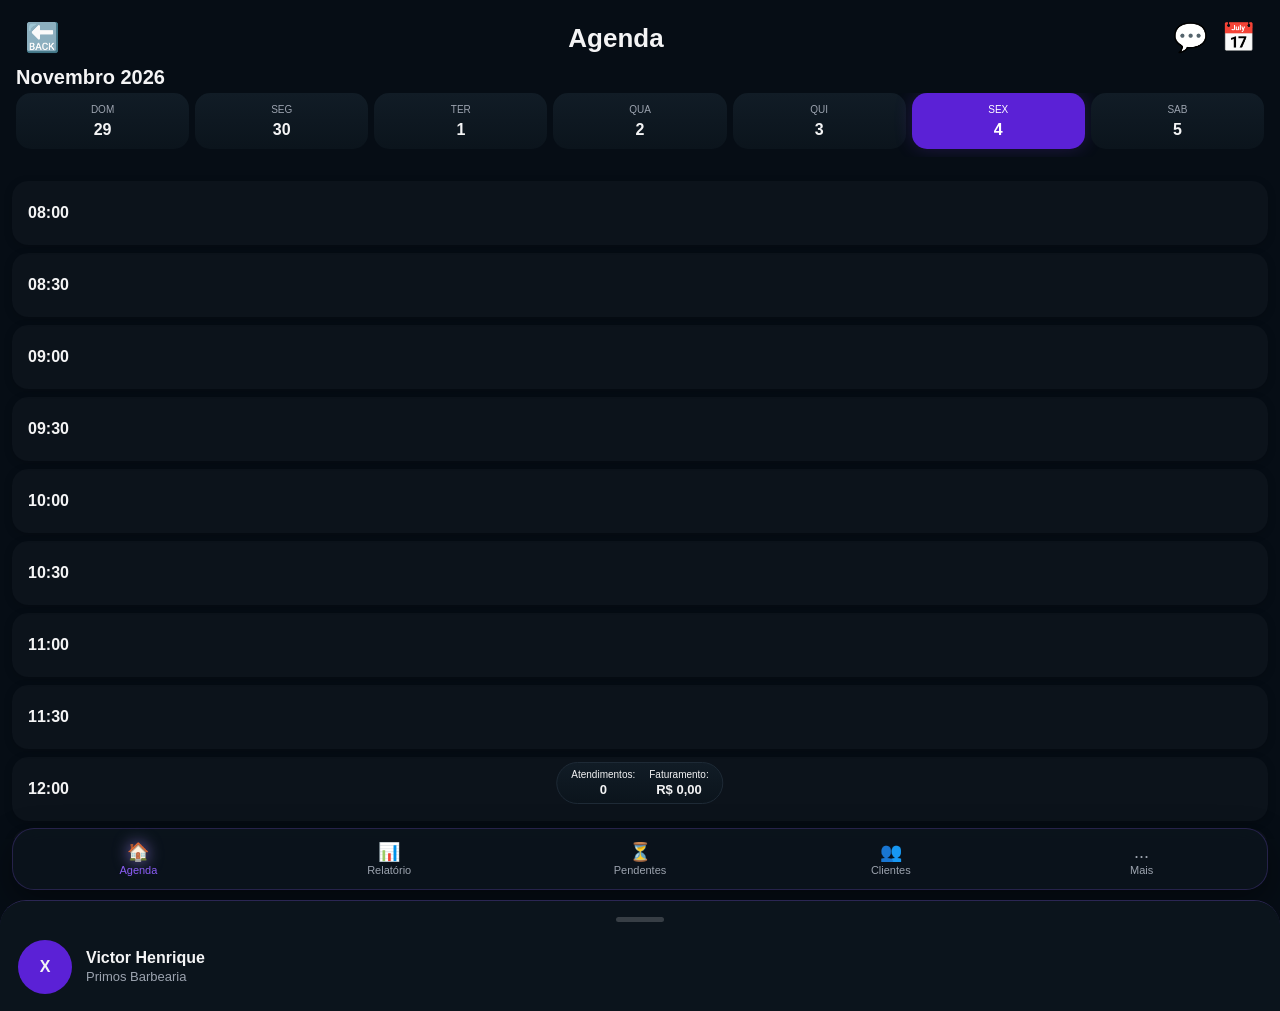
<file: index.html>
<!doctype html>
<html lang="pt-br">
  <head>
    <meta charset="UTF-8" />
    <meta name="viewport" content="width=device-width, initial-scale=1.0" />
    <title>Agenda Victor</title>

    <link rel="icon" type="image/png" href="img/favicon.png" />
    <link rel="manifest" href="manifest.json" />
    <meta name="theme-color" content="#000000" />

    <link rel="stylesheet" href="css/base.css" />
    <link rel="stylesheet" href="css/index.css" />
  </head>

  <body>
    <!-- TOPO DA AGENDA -->
    <header class="topo-agenda-v2">
      <button
        id="btnVoltarHoje"
        class="botao-topo-v2"
        type="button"
        aria-label="Voltar para hoje"
      >
        <span class="icone-topo-v2">🔙</span>
      </button>

      <h1>Agenda</h1>

      <div class="acoes-topo-v2">
        <button
          id="btnWhatsapp"
          class="botao-topo-v2"
          type="button"
          aria-label="WhatsApp"
        >
          <span class="icone-topo-v2">💬</span>
        </button>

        <button
          id="btnCalendario"
          class="botao-topo-v2"
          type="button"
          aria-label="Abrir calendário"
        >
          <span class="icone-topo-v2">📅</span>
        </button>
      </div>
    </header>

    <!-- SEMANA HORIZONTAL -->
    <section class="semana-agenda-v2">
      <div id="mesSemanaAgenda" class="mes-semana-agenda">Junho 2026</div>

      <div class="carrossel-semana">
        <div id="trackSemanaAgenda" class="track-semana">
          <div class="dias-semana-agenda" data-semana="anterior"></div>
          <div class="dias-semana-agenda" data-semana="atual"></div>
          <div class="dias-semana-agenda" data-semana="proxima"></div>
        </div>
      </div>
    </section>

    <section id="data-agenda" class="data" style="display: none"></section>

    <!-- LISTA DE HORÁRIOS -->
    <section class="agenda">
      <ul id="lista-horarios"></ul>
    </section>

    <!-- MODAL: CALENDÁRIO -->
    <div id="modal-calendario" class="modal-calendario">
      <div class="calendario-container">
        <div class="calendario-topo">
          <button id="mesAnterior" class="cal-btn" type="button">«</button>
          <span id="mesAtual" class="cal-mes">Julho 2025</span>
          <button id="mesSeguinte" class="cal-btn" type="button">»</button>
        </div>

        <div class="calendario-semana">
          <div>Dom</div>
          <div>Seg</div>
          <div>Ter</div>
          <div>Que</div>
          <div>Qui</div>
          <div>Sex</div>
          <div>Sab</div>
        </div>

        <div class="calendario-corpo" id="calendarioCorpo">
          <!-- Dias inseridos via JavaScript -->
        </div>
      </div>
    </div>

    <!-- MODAL: AÇÕES DO HORÁRIO LIVRE -->
    <div id="modal-opcoes" class="modal-opcoes">
      <div class="caixa-opcoes">
        <p class="titulo-horario" id="texto-horario">Horário: 00:00</p>

        <div class="botoes-opcoes">
          <button id="btnAgendar" class="botao-verde" type="button">
            Agendar
          </button>
          <button id="btnBloquear" class="botao-vermelho" type="button">
            Bloquear
          </button>
        </div>
      </div>
    </div>

    <!-- MODAL: BLOQUEAR / DESBLOQUEAR -->
    <div id="modal-bloqueio" class="modal-fundo">
      <div class="modal-caixa">
        <h2 id="titulo-bloqueio">Bloquear horário?</h2>

        <div class="botoes-modal">
          <button
            id="btnCancelarBloqueio"
            class="btn-transparente"
            type="button"
          >
            Cancelar
          </button>
          <button id="btnConfirmarBloqueio" class="btn-verde" type="button">
            Confirmar
          </button>
        </div>
      </div>
    </div>

    <!-- MODAL: AGENDAR / EDITAR AGENDAMENTO -->
    <div id="modal-agendar" class="modal-fundo">
      <div class="modal-caixa">
        <h2 id="titulo-agendar">Horário: 08:00</h2>

        <input
          type="text"
          id="input-nome-cliente"
          placeholder="Nome do cliente"
        />
        <div id="lista-servicos" class="checkbox-container"></div>

        <div class="botoes-modal">
          <button
            id="btnCancelarAgendar"
            class="btn-transparente"
            type="button"
          >
            Cancelar
          </button>
          <button id="btnConfirmarAgendar" class="btn-verde" type="button">
            Confirmar
          </button>
        </div>
      </div>
    </div>

    <!-- MODAL: AGENDAMENTO ABERTO -->
    <div id="modal-agendamento" class="modal-fundo">
      <div class="modal-caixa">
        <h2 id="titulo-agendamento">Horário: 08:00</h2>
        <p id="descricao-agendamento">Victor: Cabelo + Barba</p>

        <div class="botoes-modal coluna">
          <div class="linha-botoes">
            <button id="btnRealizado" class="botao-verde" type="button">
              Realizado
            </button>
            <button
              id="btnEditarAgendamento"
              class="btn-transparente"
              type="button"
            >
              Editar
            </button>
            <button
              id="btnCancelarAgendamento"
              class="botao-vermelho"
              type="button"
            >
              Cancelar
            </button>
          </div>
        </div>
      </div>
    </div>

    <!-- MODAL: CANCELAR AGENDAMENTO -->
    <div id="modal-cancelar" class="modal-fundo">
      <div class="modal-caixa">
        <h2>Deseja realmente cancelar este agendamento?</h2>

        <div class="botoes-modal">
          <button id="btnVoltarCancelar" class="btn-transparente" type="button">
            Voltar
          </button>
          <button id="btnConfirmarCancelar" class="btn-verde" type="button">
            Confirmar
          </button>
        </div>
      </div>
    </div>

    <!-- MODAL: FINALIZAR SERVIÇO -->
    <div id="modal-realizado" class="modal-fundo">
      <div class="modal-caixa">
        <h2 id="titulo-realizado">Finalizar Serviço</h2>

        <label for="inputNomeRealizado">Nome do cliente</label>
        <input type="text" id="inputNomeRealizado" />

        <p id="info-realizado"></p>
        <div id="lista-servicos-realizado" class="checkbox-container"></div>

        <div class="grupo-radio">
          <span>Foi pago?</span>
          <label><input type="radio" name="pago" value="sim" /> Sim</label>
          <label><input type="radio" name="pago" value="nao" /> Não</label>
        </div>

        <div id="campoValorNaoPago" class="valorNaoPago">
          <label for="inputValorNaoPago">Valor:</label>
          <input type="number" id="inputValorNaoPago" placeholder="Valor" />
        </div>

        <div
          id="grupoFormaPagamento"
          class="grupo-checkbox"
          style="display: none"
        >
          <span>Forma de pagamento:</span>
          <div id="listaFormasPagamento"></div>
        </div>

        <div class="botoes-modal">
          <button
            id="btnVoltarRealizado"
            class="btn-transparente"
            type="button"
          >
            Voltar
          </button>
          <button id="btnConfirmarRealizado" class="btn-verde" type="button">
            Confirmar
          </button>
        </div>
      </div>
    </div>

    <!-- MODAL: AGENDAMENTO REALIZADO -->
    <div id="modal-agendamento-realizado" class="modal-fundo">
      <div class="modal-caixa">
        <h2>Agendamento Realizado</h2>

        <p><strong>Horário:</strong> <span id="hr-realizado"></span></p>
        <p><strong>Cliente:</strong> <span id="nome-realizado"></span></p>
        <p><strong>Serviço:</strong> <span id="servico-realizado"></span></p>
        <p><strong>Valor:</strong> R$ <span id="valor-realizado"></span></p>

        <div class="botoes-modal">
          <button class="botao-verde" type="button" onclick="editarRealizado()">
            Editar
          </button>
          <button
            class="botao-vermelho"
            type="button"
            onclick="excluirRealizado()"
          >
            Excluir
          </button>
        </div>
      </div>
    </div>

    <!-- MODAL: CONFIRMAR EXCLUSÃO -->
    <div id="modal-confirmar-exclusao" class="modal-fundo">
      <div class="modal-caixa">
        <h2>Deseja realmente excluir esse agendamento?</h2>

        <div class="botoes-modal">
          <button
            class="btn-transparente"
            type="button"
            onclick="fecharModalExclusaoRealizado()"
          >
            Cancelar
          </button>
          <button
            class="btn-verde"
            type="button"
            onclick="confirmarExclusaoRealizado()"
          >
            Confirmar
          </button>
        </div>
      </div>
    </div>

    <!-- RESUMO DO DIA -->
    <div id="resumoDia">
      <div class="info">
        <span>Atendimentos:</span>
        <strong id="qtdAtendimentos">0</strong>
      </div>

      <div class="info">
        <span>Faturamento:</span>
        <strong id="valorTotalDia">R$ 0,00</strong>
      </div>
    </div>

    <!-- MODAL: WHATSAPP -->
    <div id="modalWhatsapp" class="modal-overlay" style="display: none">
      <div class="modal-caixa">
        <h2 class="modal-titulo" id="tituloSemana"></h2>
        <p class="selecioneDias">(selecione os dias)</p>

        <div class="semana-dias" id="diasSemanaWhatsapp">
          <!-- Dias da semana inseridos via JavaScript -->
        </div>

        <div class="botoes-modal">
          <button
            class="btn-transparente"
            type="button"
            onclick="fecharModalWhatsapp()"
          >
            Cancelar
          </button>
          <button
            class="btn-verde"
            id="btnEncaminharParaWhatsApp"
            type="button"
          >
            Encaminhar para WhatsApp
          </button>
        </div>
      </div>
    </div>

    <script src="javaScript/index.js"></script>
    <script src="javaScript/menu.js"></script>
  </body>
</html>
</file>
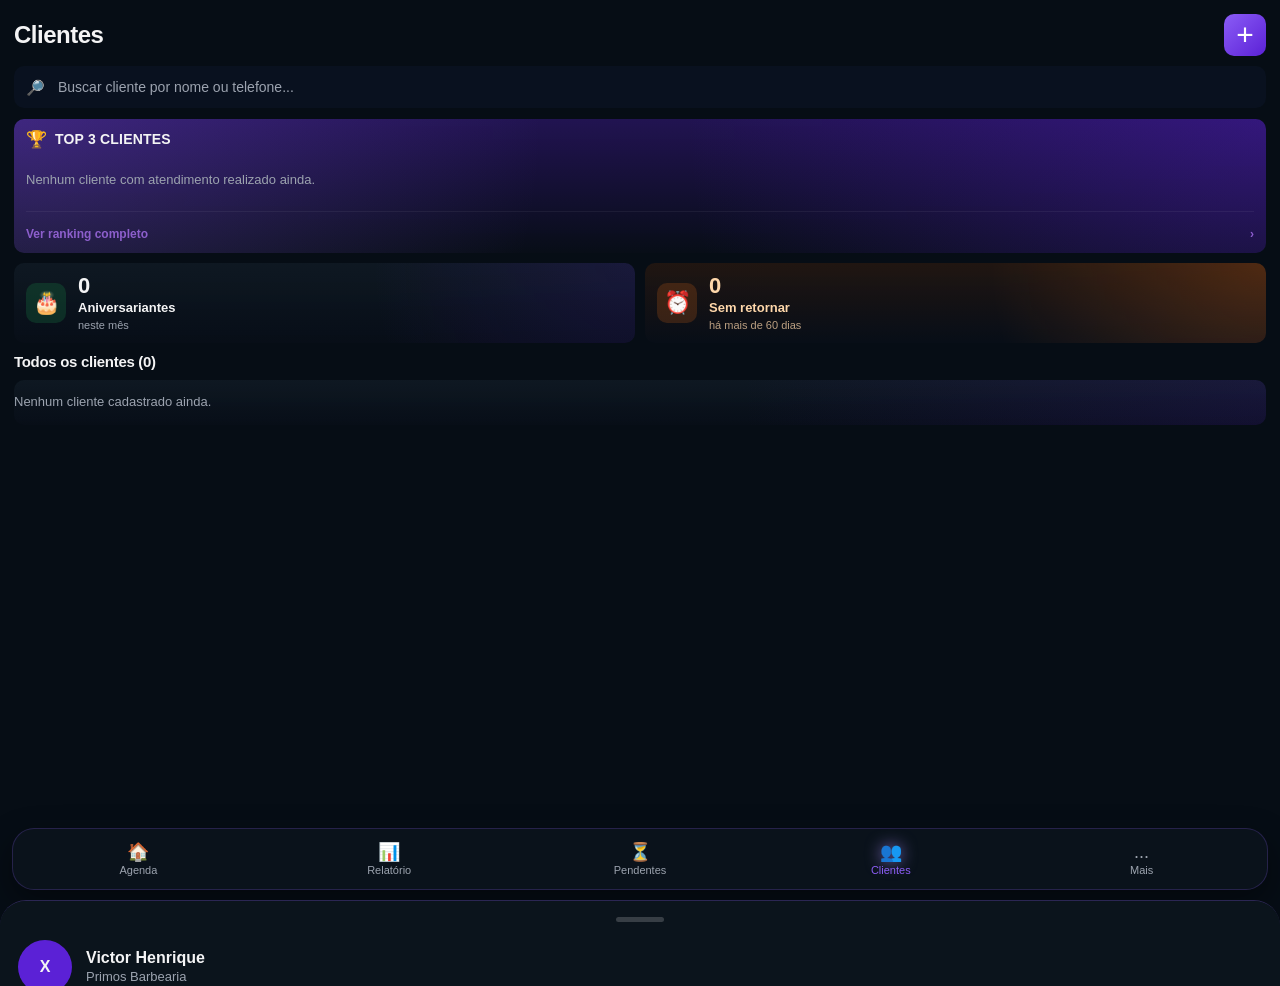
<file: clientes.html>
<!doctype html>
<html lang="pt-br">
  <head>
    <meta charset="UTF-8" />
    <meta
      name="viewport"
      content="width=device-width, initial-scale=1.0, maximum-scale=1.0, user-scalable=no"
    />
    <meta name="theme-color" content="#060d15" />
    <meta
      name="apple-mobile-web-app-status-bar-style"
      content="black-translucent"
    />
    <title>Clientes</title>

    <link rel="icon" type="image/png" href="img/favicon.png" />
    <link rel="stylesheet" href="css/base.css" />
    <link rel="stylesheet" href="css/paginas.css" />
    <link rel="stylesheet" href="css/clientes.css" />
  </head>

  <body>
    <main class="clientes-page">
      <!-- TOPO -->
      <section class="clientes-topo">
        <h1>Clientes</h1>

        <button
          type="button"
          class="btn-adicionar-cliente"
          id="btnAdicionarCliente"
        >
          +
        </button>
      </section>

      <!-- BUSCA -->
      <section class="clientes-busca">
        <span>🔎</span>
        <input
          type="search"
          id="campoBuscaCliente"
          placeholder="Buscar cliente por nome ou telefone..."
        />
      </section>

      <!-- TOP 3 -->
      <section class="card-top-clientes">
        <div class="top-clientes-titulo">
          <span>🏆</span>
          <h2>Top 3 clientes</h2>
        </div>

        <div class="top-clientes-lista" id="topClientes">
          <article class="top-cliente-item">
            <span class="medalha primeiro">1</span>

            <div class="avatar-cliente destaque">JS</div>

            <div class="dados-top-cliente">
              <strong>João Silva</strong>
              <span>24 visitas</span>
            </div>

            <div class="valor-top-cliente">
              <strong>R$ 1.250,00</strong>
              <span>faturados</span>
            </div>
          </article>

          <article class="top-cliente-item">
            <span class="medalha segundo">2</span>

            <div class="avatar-cliente destaque">PC</div>

            <div class="dados-top-cliente">
              <strong>Pedro Costa</strong>
              <span>18 visitas</span>
            </div>

            <div class="valor-top-cliente">
              <strong>R$ 890,00</strong>
              <span>faturados</span>
            </div>
          </article>

          <article class="top-cliente-item">
            <span class="medalha terceiro">3</span>

            <div class="avatar-cliente destaque">MS</div>

            <div class="dados-top-cliente">
              <strong>Maria Souza</strong>
              <span>14 visitas</span>
            </div>

            <div class="valor-top-cliente">
              <strong>R$ 650,00</strong>
              <span>faturados</span>
            </div>
          </article>
        </div>

        <button
          type="button"
          class="btn-ranking-clientes"
          id="btnRankingClientes"
        >
          <span>Ver ranking completo</span>
          <span>›</span>
        </button>
      </section>

      <!-- ALERTAS -->
      <section class="clientes-alertas">
        <article class="card-alerta-cliente" id="cardAniversariantes">
          <div class="icone-alerta-cliente aniversario">🎂</div>

          <div>
            <strong id="totalAniversariantes">3</strong>
            <span>Aniversariantes</span>
            <small>neste mês</small>
          </div>
        </article>

        <article class="card-alerta-cliente sumidos" id="cardSemRetornar">
          <div class="icone-alerta-cliente retorno">⏰</div>

          <div>
            <strong id="totalSemRetornar">12</strong>
            <span>Sem retornar</span>
            <small>há mais de 60 dias</small>
          </div>
        </article>
      </section>

      <!-- TODOS CLIENTES -->
      <section class="secao-clientes">
        <div class="secao-clientes-topo">
          <h2>Todos os clientes <span id="totalClientes">(7)</span></h2>

          <button
            type="button"
            class="btn-ver-todos-clientes"
            id="btnVerTodosClientes"
          >
            Ver todos
          </button>
        </div>

        <div class="card-lista-clientes" id="listaClientes">
          <article class="cliente-item">
            <div class="avatar-cliente pequeno">JS</div>

            <div class="dados-cliente">
              <strong>João Silva</strong>
              <span>Última visita há 12 dias</span>
            </div>

            <div class="resumo-cliente">
              <strong>R$ 1.250,00</strong>
              <span>24 visitas</span>
            </div>
          </article>

          <article class="cliente-item">
            <div class="avatar-cliente pequeno">PC</div>

            <div class="dados-cliente">
              <strong>Pedro Costa</strong>
              <span>Última visita há 5 dias</span>
            </div>

            <div class="resumo-cliente">
              <strong>R$ 890,00</strong>
              <span>18 visitas</span>
            </div>
          </article>

          <article class="cliente-item">
            <div class="avatar-cliente pequeno">MS</div>

            <div class="dados-cliente">
              <strong>Maria Souza</strong>
              <span>Última visita há 20 dias</span>
            </div>

            <div class="resumo-cliente">
              <strong>R$ 650,00</strong>
              <span>14 visitas</span>
            </div>
          </article>

          <article class="cliente-item">
            <div class="avatar-cliente pequeno">LA</div>

            <div class="dados-cliente">
              <strong>Lucas Almeida</strong>
              <span>Última visita há 35 dias</span>
            </div>

            <div class="resumo-cliente">
              <strong>R$ 430,00</strong>
              <span>9 visitas</span>
            </div>
          </article>

          <article class="cliente-item">
            <div class="avatar-cliente pequeno">FL</div>

            <div class="dados-cliente">
              <strong>Fernanda Lima</strong>
              <span>Última visita há 45 dias</span>
            </div>

            <div class="resumo-cliente">
              <strong>R$ 380,00</strong>
              <span>8 visitas</span>
            </div>
          </article>
        </div>
      </section>
    </main>

    <!-- MODAL NOVO CLIENTE -->
    <div class="modal-clientes" id="modalCliente">
      <div class="modal-clientes-conteudo">
        <div class="modal-clientes-topo">
          <h2>Novo cliente</h2>
          <button
            type="button"
            class="btn-fechar-modal"
            id="btnFecharModalCliente"
          >
            ×
          </button>
        </div>

        <form class="form-cliente" id="formCliente">
          <label>
            Nome *
            <input
              type="text"
              id="clienteNome"
              placeholder="Nome do cliente"
              autocomplete="off"
              required
            />
          </label>

          <label>
            Telefone
            <input
              type="tel"
              id="clienteTelefone"
              placeholder="(32) 99999-9999"
              autocomplete="off"
            />
          </label>

          <div class="grupo-aniversario">
            <label>
              Dia
              <input
                type="number"
                id="clienteAniversarioDia"
                placeholder="DD"
                min="1"
                max="31"
              />
            </label>

            <label>
              Mês
              <input
                type="number"
                id="clienteAniversarioMes"
                placeholder="MM"
                min="1"
                max="12"
              />
            </label>

            <label>
              Ano
              <input
                type="number"
                id="clienteAniversarioAno"
                placeholder="Opcional"
                min="1900"
              />
            </label>
          </div>

          <label>
            Observação
            <textarea
              id="clienteObservacao"
              placeholder="Preferências, observações ou lembretes..."
              rows="3"
            ></textarea>
          </label>

          <div class="modal-clientes-acoes">
            <button
              type="button"
              class="btn-modal-secundario"
              id="btnCancelarCliente"
            >
              Cancelar
            </button>

            <button type="submit" class="btn-modal-principal">Salvar</button>
          </div>
        </form>
      </div>
    </div>

    <!-- MODAL ANIVERSARIANTES -->
    <div class="modal-clientes" id="modalAniversariantes">
      <div class="modal-clientes-conteudo">
        <div class="modal-clientes-topo">
          <h2>Aniversariantes do mês</h2>
          <button
            type="button"
            class="btn-fechar-modal"
            id="btnFecharModalAniversariantes"
          >
            ×
          </button>
        </div>

        <div class="lista-modal-clientes" id="listaAniversariantes">
          <p class="estado-vazio-clientes">Nenhum aniversariante neste mês.</p>
        </div>
      </div>
    </div>

    <!-- MODAL SEM RETORNAR -->
    <div class="modal-clientes" id="modalSemRetornar">
      <div class="modal-clientes-conteudo">
        <div class="modal-clientes-topo">
          <h2>Sem retornar</h2>
          <button
            type="button"
            class="btn-fechar-modal"
            id="btnFecharModalSemRetornar"
          >
            ×
          </button>
        </div>

        <div class="lista-modal-clientes" id="listaSemRetornar">
          <p class="estado-vazio-clientes">Nenhum cliente sem retornar.</p>
        </div>
      </div>
    </div>
    <div id="menu-container"></div>

    <script src="javaScript/clientes.js"></script>
    <script src="javaScript/menu.js"></script>
  </body>
</html>
</file>
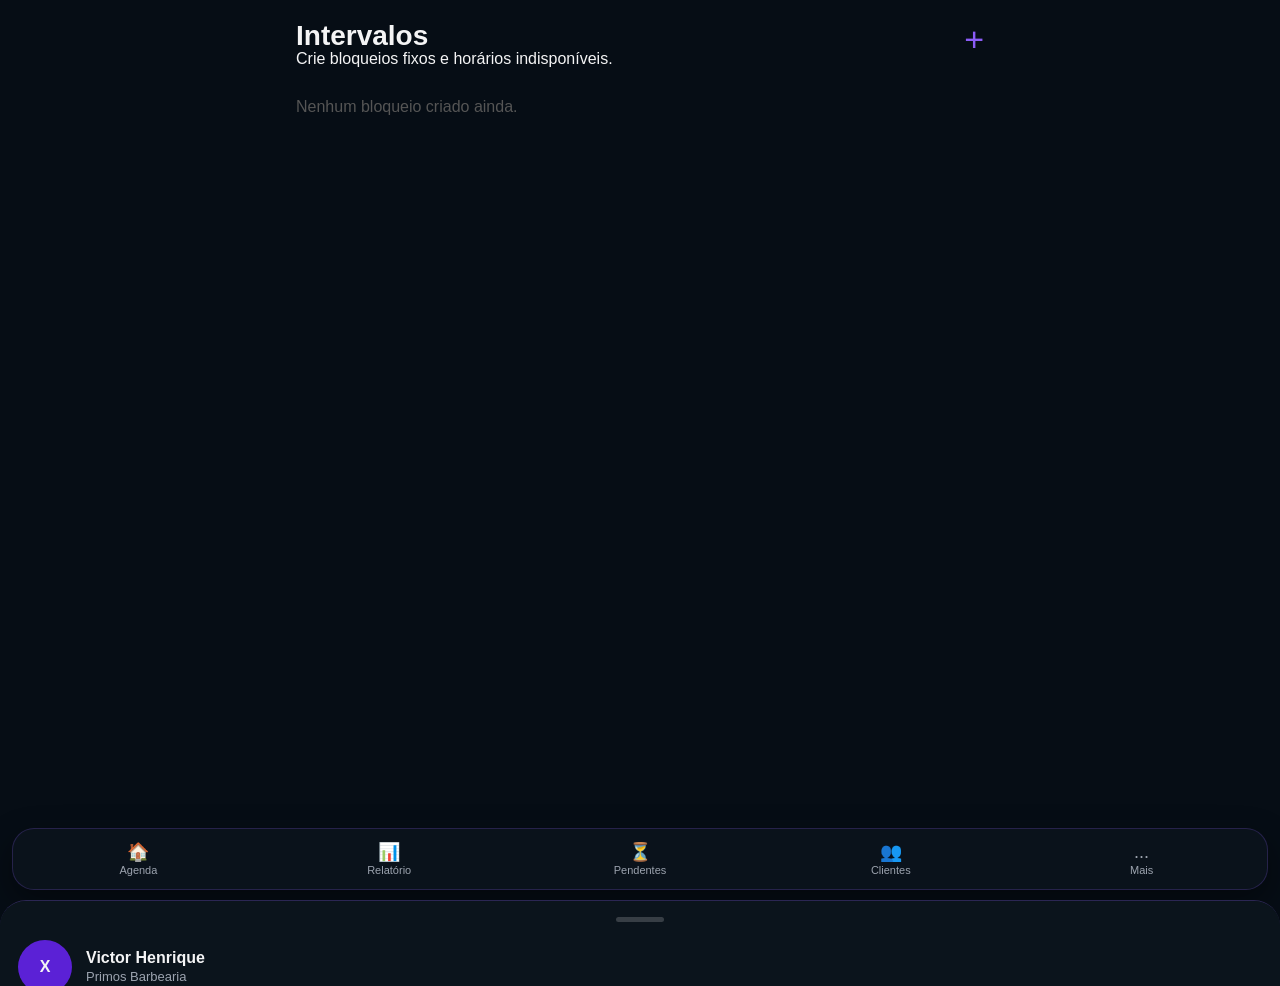
<file: intervalos.html>
<!doctype html>
<html lang="pt-br">
  <head>
    <meta charset="UTF-8" />
    <meta name="viewport" content="width=device-width, initial-scale=1.0" />
    <title>Intervalos e Bloqueios</title>
    <link rel="icon" type="image/png" href="img/favicon.png" />
    <link rel="stylesheet" href="css/base.css" />
    <link rel="stylesheet" href="css/modal.css" />
    <link rel="stylesheet" href="css/paginas.css" />
    <link rel="stylesheet" href="css/intervalos.css" />
  </head>

  <body>
    <main class="pagina-secundaria">
      <section class="topo-pagina topo-pagina-com-acao">
        <div>
          <h1>Intervalos</h1>
          <p>Crie bloqueios fixos e horários indisponíveis.</p>
        </div>

        <button
          class="botao-topo-mais"
          id="btnAbrirModal"
          type="button"
        >
          +
        </button>
      </section>

      <div id="lista-intervalos" class="lista-pagina">
        <!-- Os bloqueios aparecerão aqui -->
      </div>
    </main>

    <!-- Modal criar/editar -->
    <div id="modalIntervalo" class="modal">
      <h2>Bloqueio</h2>

      <input
        type="text"
        id="nomeIntervalo"
        placeholder="Nome opcional. Ex: Almoço"
      />

      <p class="texto-horarios">Selecione os horários:</p>

      <div id="listaHorarios" class="lista-horarios">
        <!-- Horários aparecem via JS -->
      </div>

      <p class="texto-horarios">Repetir em:</p>

      <div id="listaDiasSemana" class="lista-dias-semana">
        <label class="dia-opcao">
          <input type="checkbox" value="0" />
          Dom
        </label>

        <label class="dia-opcao">
          <input type="checkbox" value="1" />
          Seg
        </label>

        <label class="dia-opcao">
          <input type="checkbox" value="2" />
          Ter
        </label>

        <label class="dia-opcao">
          <input type="checkbox" value="3" />
          Qua
        </label>

        <label class="dia-opcao">
          <input type="checkbox" value="4" />
          Qui
        </label>

        <label class="dia-opcao">
          <input type="checkbox" value="5" />
          Sex
        </label>

        <label class="dia-opcao">
          <input type="checkbox" value="6" />
          Sáb
        </label>
      </div>

      <div class="botoes-modal">
        <button class="btn-transparente" id="btnFecharModal">Voltar</button>
        <button class="btn-verde" id="btnConfirmar">Confirmar</button>
      </div>
    </div>

    <!-- Modal opções -->
    <div id="modalOpcoes" class="modal">
      <h2>O que deseja fazer?</h2>

      <div class="botoes-opcoes">
        <button class="btn-verde" id="btnEditar">Editar</button>
        <button class="btn-vermelho" id="btnExcluir">Excluir</button>
      </div>
    </div>

    <!-- Modal confirmar exclusão -->
    <div id="modalConfirmarExclusao" class="modal">
      <h2>Deseja realmente excluir?</h2>

      <div class="botoes-modal">
        <button class="btn-transparente" id="btnCancelarExclusao">
          Voltar
        </button>
        <button class="btn-verde" id="btnConfirmarExclusao">Confirmar</button>
      </div>
    </div>
    <div id="fundoEscuro" class="fundo-escuro"></div>

    
    <script src="javaScript/intervalos.js"></script>
    <script src="javaScript/menu.js"></script>
  </body>
</html>
</file>
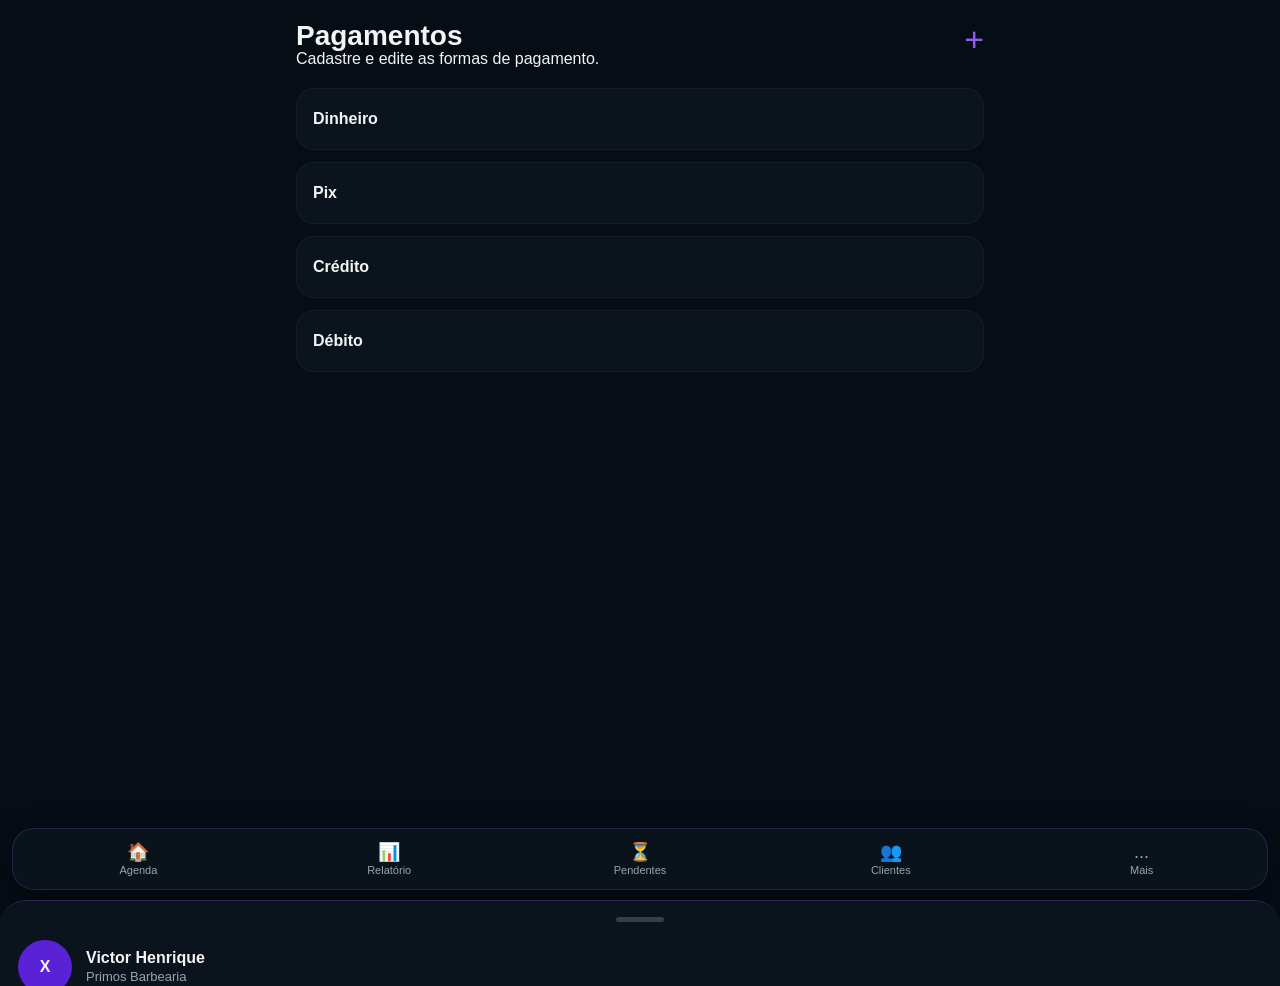
<file: pagamento.html>
<!doctype html>
<html lang="pt-br">
  <head>
    <meta charset="UTF-8" />
    <meta name="viewport" content="width=device-width, initial-scale=1.0" />
    <title>Formas de Pagamento</title>
    <link rel="icon" type="image/png" href="img/favicon.png" />
    <link rel="stylesheet" href="css/base.css" />
    <link rel="stylesheet" href="css/modal.css" />
    <link rel="stylesheet" href="css/paginas.css" />
    <link rel="stylesheet" href="css/pagamento.css" />
  </head>

  <body>
    <main class="pagina-secundaria">
      <section class="topo-pagina topo-pagina-com-acao">
        <div>
          <h1>Pagamentos</h1>
          <p>Cadastre e edite as formas de pagamento.</p>
        </div>

        <button class="botao-topo-mais" id="btnAbrirModal" type="button">
          +
        </button>
      </section>

      <div id="lista-pagamentos" class="lista-pagina">
        <!-- Itens aparecerão aqui -->
      </div>
    </main>

    <!-- Modal principal para adicionar ou editar -->
    <div id="fundoEscuro" class="fundo-escuro"></div>
    <div id="modalPagamento" class="modal">
      <h2>Forma</h2>
      <input type="text" id="nomePagamento" placeholder="Nome da forma" />

      <select id="tipoPagamento">
        <option value="">Tipo de pagamento</option>
        <option value="dinheiro">Dinheiro</option>
        <option value="pix">Pix</option>
        <option value="credito">Crédito</option>
        <option value="debito">Débito</option>
        <option value="outras">Outras</option>
      </select>

      <input
        type="number"
        id="taxaPagamento"
        placeholder="Taxa (%) - opcional"
      />
      <div class="botoes-modal">
        <button class="btn-transparente" id="btnFecharModal">Voltar</button>
        <button class="btn-verde" id="btnConfirmar">Confirmar</button>
      </div>
    </div>

    <!-- Modal opções -->
    <div id="modalOpcoes" class="modal">
      <h2>O que deseja fazer?</h2>

      <div class="botoes-opcoes">
        <button class="btn-verde" id="btnEditar">Editar</button>
        <button class="btn-vermelho" id="btnExcluir">Excluir</button>
      </div>
    </div>

    <!-- Modal de confirmação de exclusão (caso use futuramente) -->
    <div id="modalConfirmarExclusao" class="modal">
      <h2>Deseja realmente excluir?</h2>
      <div class="botoes-modal">
        <button class="btn-transparente" id="btnCancelarExclusao">
          Voltar
        </button>
        <button class="btn-verde" id="btnConfirmarExclusao">Confirmar</button>
      </div>
    </div>
    
    <script src="javaScript/pagamento.js"></script>
    <script src="javaScript/menu.js"></script>
  </body>
</html>
</file>
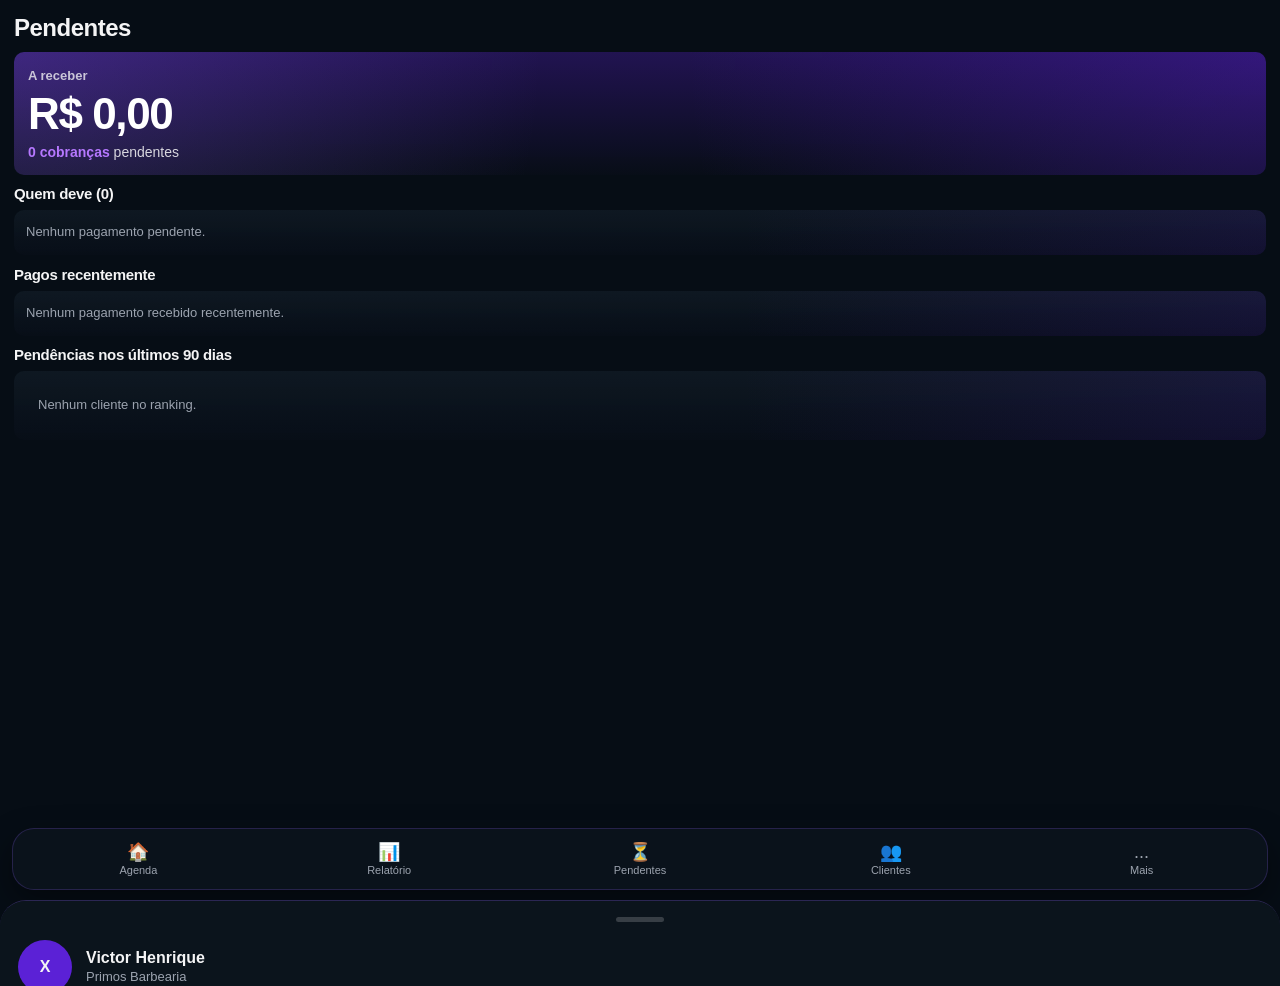
<file: pendentes.html>
<!doctype html>
<html lang="pt-br">
  <head>
    <meta charset="UTF-8" />
    <meta
      name="viewport"
      content="width=device-width, initial-scale=1.0, maximum-scale=1.0, user-scalable=no"
    />

    <meta name="theme-color" content="#060d15" />
    <meta
      name="apple-mobile-web-app-status-bar-style"
      content="black-translucent"
    />
    <title>Pendentes</title>

    <link rel="icon" type="image/png" href="img/favicon.png" />
    <link rel="stylesheet" href="css/base.css" />
    <link rel="stylesheet" href="css/paginas.css" />
    <link rel="stylesheet" href="css/pendentes.css" />
  </head>

  <body>
    <main class="pendentes-page">
      <!-- TOPO -->
      <section class="pendentes-topo">
        <h1>Pendentes</h1>
      </section>

      <!-- RESUMO -->
      <section class="card-resumo-pendentes">
        <span>A receber</span>
        <strong id="totalPendente">R$ 95,00</strong>
        <p><b id="quantidadePendentes">3 cobranças</b> pendentes</p>
      </section>

      <!-- QUEM DEVE -->
      <section class="secao-pendentes">
        <div class="secao-topo">
          <h2>Quem deve <span id="contadorQuemDeve">(3)</span></h2>
          <button type="button" class="btn-ver-todos" id="btnVerTodosPendentes">
            Ver todos
          </button>
        </div>

        <div class="card-lista-pendentes" id="listaPendentes">
          <article class="item-pendente">
            <div class="avatar-devedor">BR</div>

            <div class="dados-pendente">
              <strong>Breno Ronzani</strong>
              <p>
                <span class="valor-pendente-linha">R$ 35,00</span>
                <i>•</i>
                <span>11/06</span>
                <i>•</i>
                <span class="texto-atraso">12 dias em aberto</span>
              </p>
            </div>

            <div class="acao-pendente">
              <button type="button">Receber</button>
            </div>
          </article>

          <article class="item-pendente">
            <div class="avatar-devedor">T</div>

            <div class="dados-pendente">
              <strong>Tiago</strong>
              <p>
                <span class="valor-pendente-linha">R$ 50,00</span>
                <i>•</i>
                <span>17/06</span>
                <i>•</i>
                <span class="texto-atraso">6 dias em aberto</span>
              </p>
            </div>

            <div class="acao-pendente">
              <button type="button">Receber</button>
            </div>
          </article>

          <article class="item-pendente">
            <div class="avatar-devedor">JS</div>

            <div class="dados-pendente">
              <strong>João Silva</strong>
              <p>
                <span class="valor-pendente-linha">R$ 10,00</span>
                <i>•</i>
                <span>19/06</span>
                <i>•</i>
                <span class="texto-atraso">4 dias em aberto</span>
              </p>
            </div>

            <div class="acao-pendente">
              <button type="button">Receber</button>
            </div>
          </article>
        </div>
      </section>

      <!-- PAGOS RECENTEMENTE -->
      <section class="secao-pendentes">
        <div class="secao-topo">
          <h2>Pagos recentemente</h2>
          <button type="button" class="btn-ver-todos" id="btnVerTodosPagos">
            Ver todos
          </button>
        </div>

        <div class="card-lista-pagos" id="listaPagosRecentes">
          <article class="item-pago">
            <div class="icone-pago">✓</div>

            <div class="dados-pago">
              <strong>Breno Ronzani</strong>
              <p>
                <span class="texto-pago">Pago hoje</span>
              </p>
            </div>

            <strong class="valor-pago">R$ 10,00</strong>
          </article>

          <article class="item-pago">
            <div class="icone-pago">✓</div>

            <div class="dados-pago">
              <strong>João Silva</strong>
              <p>
                <span class="texto-pago">Pago ontem</span>
              </p>
            </div>

            <strong class="valor-pago">R$ 20,00</strong>
          </article>
        </div>
      </section>

      <!-- RANKING -->
      <section class="secao-pendentes">
        <div class="secao-topo">
          <h2>Pendências nos últimos 90 dias</h2>
          <button type="button" class="btn-ver-todos" id="btnVerRanking">
            Ver todos
          </button>
        </div>

        <section class="card-ranking-devedores">
          <div class="ranking-lista" id="rankingDevedores">
            <article class="ranking-item">
              <span class="ranking-posicao primeiro">1</span>
              <strong>Breno Ronzani</strong>
              <em>5 vezes</em>
            </article>

            <article class="ranking-item">
              <span class="ranking-posicao segundo">2</span>
              <strong>João Silva</strong>
              <em>3 vezes</em>
            </article>

            <article class="ranking-item">
              <span class="ranking-posicao terceiro">3</span>
              <strong>Pedro Costa</strong>
              <em>2 vezes</em>
            </article>
          </div>
        </section>
      </section>
    </main>

    <div id="menu-container"></div>

    <script src="javaScript/pendentes.js"></script>
    <script src="javaScript/menu.js"></script>
  </body>
</html>
</file>
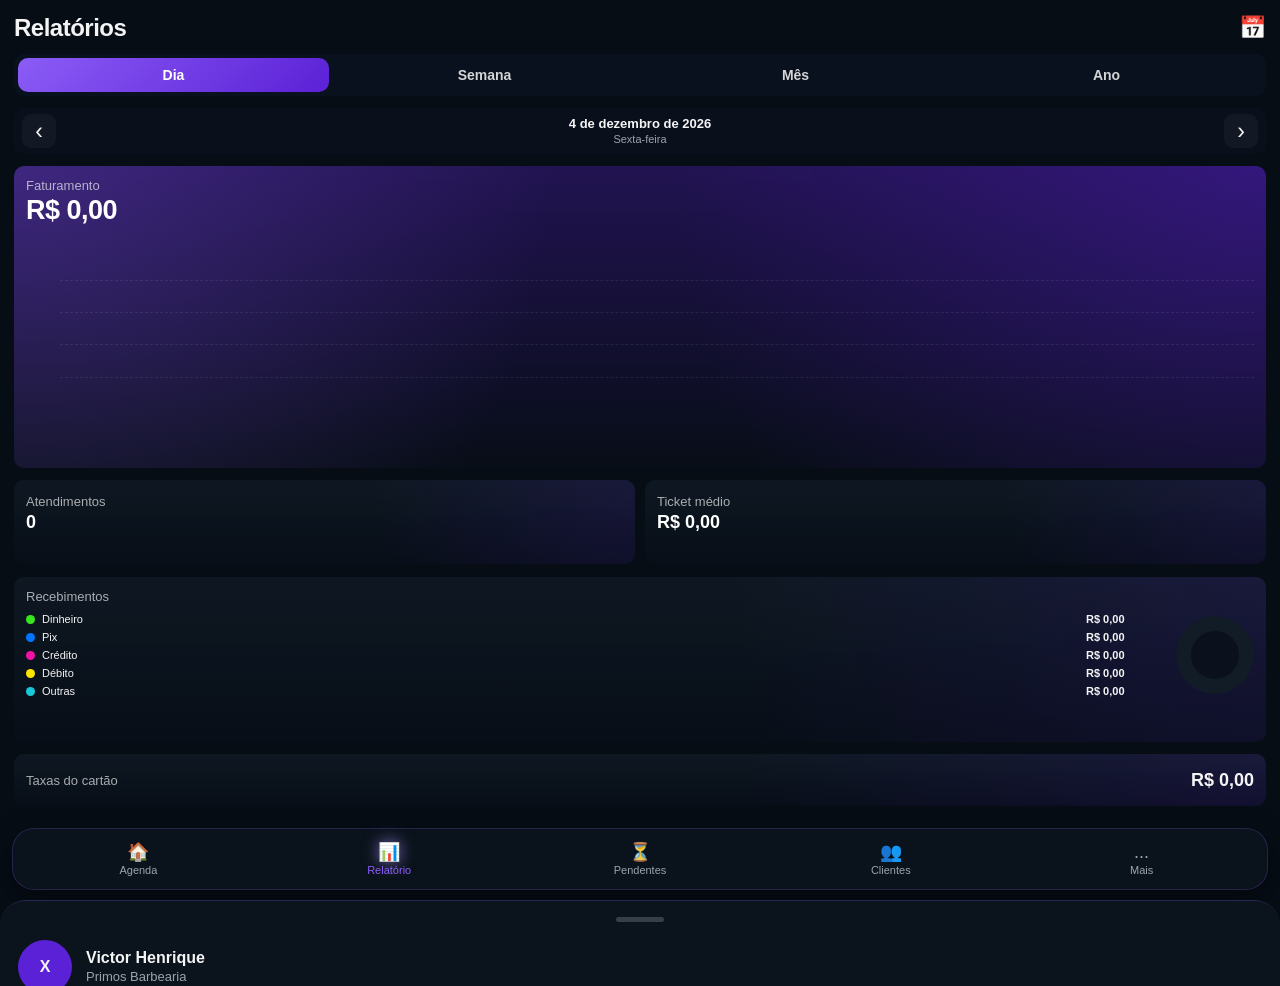
<file: relatorio.html>
<!doctype html>
<html lang="pt-br">
  <head>
    <meta charset="UTF-8" />
    <meta
      name="viewport"
      content="width=device-width, initial-scale=1.0, maximum-scale=1.0, user-scalable=no"
    />

    <meta name="theme-color" content="#060d15" />
    <meta
      name="apple-mobile-web-app-status-bar-style"
      content="black-translucent"
    />
    <title>Relatórios</title>

    <link rel="icon" type="image/png" href="img/favicon.png" />
    <link rel="stylesheet" href="css/base.css" />
    <link rel="stylesheet" href="css/paginas.css" />
    <link rel="stylesheet" href="css/relatorio.css" />
  </head>

  <body>
    <main class="relatorio-page">
      <!-- TOPO -->
      <section class="relatorio-topo">
        <h1>Relatórios</h1>

        <button
          id="btnCalendario"
          class="relatorio-calendario"
          type="button"
          aria-label="Abrir calendário"
        >
          📅
        </button>
      </section>

      <!-- ABAS -->
      <section class="relatorio-abas">
        <button class="aba-periodo ativa" data-periodo="dia" type="button">
          Dia
        </button>

        <button class="aba-periodo" data-periodo="semana" type="button">
          Semana
        </button>

        <button class="aba-periodo" data-periodo="mes" type="button">
          Mês
        </button>

        <button class="aba-periodo" data-periodo="ano" type="button">
          Ano
        </button>
      </section>

      <!-- PERÍODO SELECIONADO -->
      <section class="periodo-selecionado">
        <button id="btnPeriodoAnterior" class="btn-periodo" type="button">
          ‹
        </button>

        <div class="info-periodo">
          <strong id="textoPeriodoSelecionado">Hoje</strong>
          <span id="subtituloPeriodo"></span>
        </div>

        <button id="btnPeriodoSeguinte" class="btn-periodo" type="button">
          ›
        </button>
      </section>

      <!-- FATURAMENTO -->
      <section class="card-relatorio card-faturamento">
        <div class="faturamento-topo">
          <div>
            <span class="card-label">Faturamento</span>

            <strong id="faturamentoPeriodo" class="valor-principal">
              R$ 0,00
            </strong>

            <p id="variacaoFaturamento" class="variacao-card"></p>
          </div>
        </div>

        <div class="grafico-area">
          <div class="linha-grid l1"></div>
          <div class="linha-grid l2"></div>
          <div class="linha-grid l3"></div>
          <div class="linha-grid l4"></div>

          <div id="graficoFaturamento" class="grafico-faturamento"></div>

          <div
            id="valorSelecionadoGrafico"
            class="valor-selecionado-grafico"
          ></div>
        </div>
      </section>

      <!-- MÉTRICAS PRINCIPAIS -->
      <section class="cards-metricas">
        <article class="card-relatorio metrica-card">
          <div>
            <span>Atendimentos</span>
            <strong id="totalAtendimentos">0</strong>
            <p id="variacaoAtendimentos" class="variacao-card"></p>
          </div>
        </article>

        <article class="card-relatorio metrica-card">
          <div>
            <span>Ticket médio</span>
            <strong id="ticketMedio">R$ 0,00</strong>
            <p id="variacaoTicketMedio" class="variacao-card"></p>
          </div>
        </article>
      </section>

      <!-- RECEBIMENTOS -->
      <section class="card-relatorio recebimentos-card">
        <h2>Recebimentos</h2>

        <div class="recebimentos-grid">
          <div id="recebimentoDetalhado" class="recebimentos-lista">
            <!-- Legendas e valores gerados pelo JavaScript -->
          </div>

          <div id="graficoPizzaRecebimentos" class="donut">
            <div class="donut-centro"></div>
          </div>
        </div>
      </section>

      <!-- TAXA CARTÃO -->
      <section class="card-relatorio taxas-card">
        <div class="taxas-info">
          <span>Taxas do cartão</span>
        </div>

        <div class="taxas-variacao">
          <strong id="taxaCartao">R$ 0,00</strong>
        </div>
      </section>
    </main>

    <!-- MODAL CALENDÁRIO -->
    <div id="modal-calendario" class="modal-calendario">
      <div class="calendario-container">
        <div class="calendario-topo">
          <button id="mesAnterior" class="cal-btn" type="button">‹</button>
          <span id="mesAtual" class="cal-mes">Julho 2025</span>
          <button id="mesSeguinte" class="cal-btn" type="button">›</button>
        </div>

        <div class="calendario-semana">
          <div>Dom</div>
          <div>Seg</div>
          <div>Ter</div>
          <div>Qua</div>
          <div>Qui</div>
          <div>Sex</div>
          <div>Sáb</div>
        </div>

        <div id="calendarioCorpo" class="calendario-corpo">
          <!-- Dias gerados pelo JavaScript -->
        </div>
      </div>
    </div>

    <div id="menu-container"></div>

    <script src="javaScript/relatorio.js"></script>
    <script src="javaScript/menu.js"></script>
  </body>
</html>
</file>
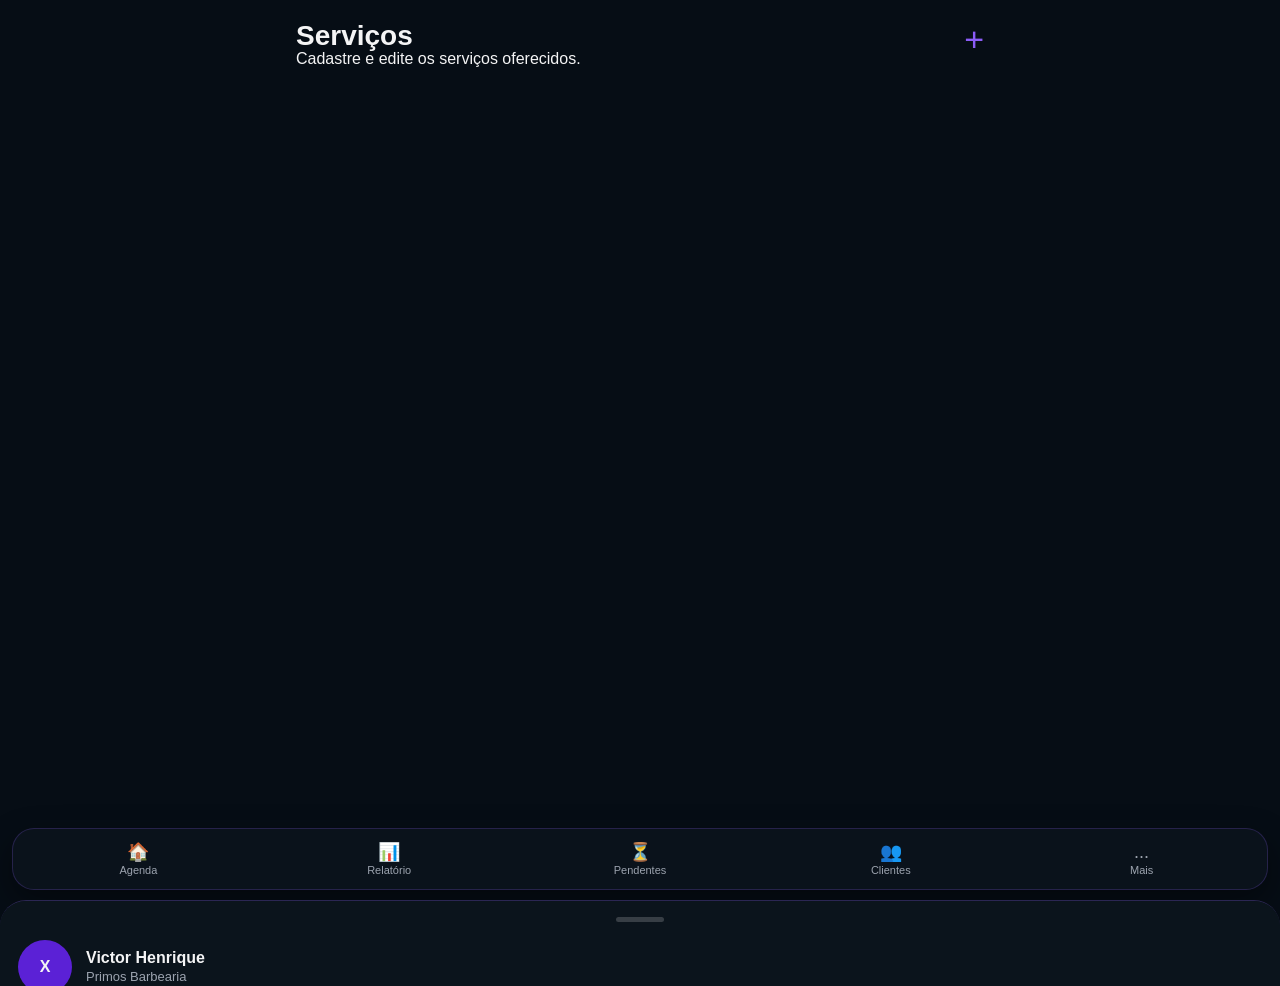
<file: servicos.html>
<!doctype html>
<html lang="pt-br">
  <head>
    <meta charset="UTF-8" />
    <meta name="viewport" content="width=device-width, initial-scale=1.0" />
    <title>Serviços</title>
    <link rel="icon" type="image/png" href="img/favicon.png" />
    <link rel="stylesheet" href="css/base.css" />
    <link rel="stylesheet" href="css/modal.css" />
    <link rel="stylesheet" href="css/paginas.css" />
    <link rel="stylesheet" href="css/servicos.css" />
  </head>

  <body>
    <main class="pagina-secundaria">
      <section class="topo-pagina topo-pagina-com-acao">
        <div>
          <h1>Serviços</h1>
          <p>Cadastre e edite os serviços oferecidos.</p>
        </div>

        <button class="botao-topo-mais" id="btnAbrirModal" type="button">
          +
        </button>
      </section>

      <div id="lista-servicos" class="lista-pagina">
        <!-- Serviços aparecerão aqui futuramente -->
      </div>

    </main>

    <!-- Modal de adicionar serviço-->
    <div id="fundoEscuro" class="fundo-escuro"></div>
    <div id="modalServico" class="modal">
      <h2>Serviço</h2>
      <input type="text" id="nomeServico" placeholder="Nome do serviço" />
      <input type="number" id="valorServico" placeholder="Valor (R$)" />
      <div class="botoes-modal">
        <button class="btn-transparente" id="btnFecharModal">Voltar</button>
        <button class="btn-verde" id="btnConfirmar">Confirmar</button>
      </div>
    </div>

    <!-- Modal opções -->
    <div id="modalOpcoes" class="modal">
      <h2>O que deseja fazer?</h2>

      <div class="botoes-opcoes">
        <button class="btn-verde" id="btnEditar">Editar</button>
        <button class="btn-vermelho" id="btnExcluir">Excluir</button>
      </div>
    </div>

    <!-- Modal de confirmação de exclusão -->
    <div id="modalConfirmarExclusao" class="modal">
      <h2>Deseja realmente excluir?</h2>
      <div class="botoes-modal">
        <button class="btn-transparente" id="btnCancelarExclusao">
          Voltar
        </button>
        <button class="btn-verde" id="btnConfirmarExclusao">Confirmar</button>
      </div>
    </div>

    <script src="javaScript/servicos.js"></script>
    <script src="javaScript/menu.js"></script>
  </body>
</html>
</file>
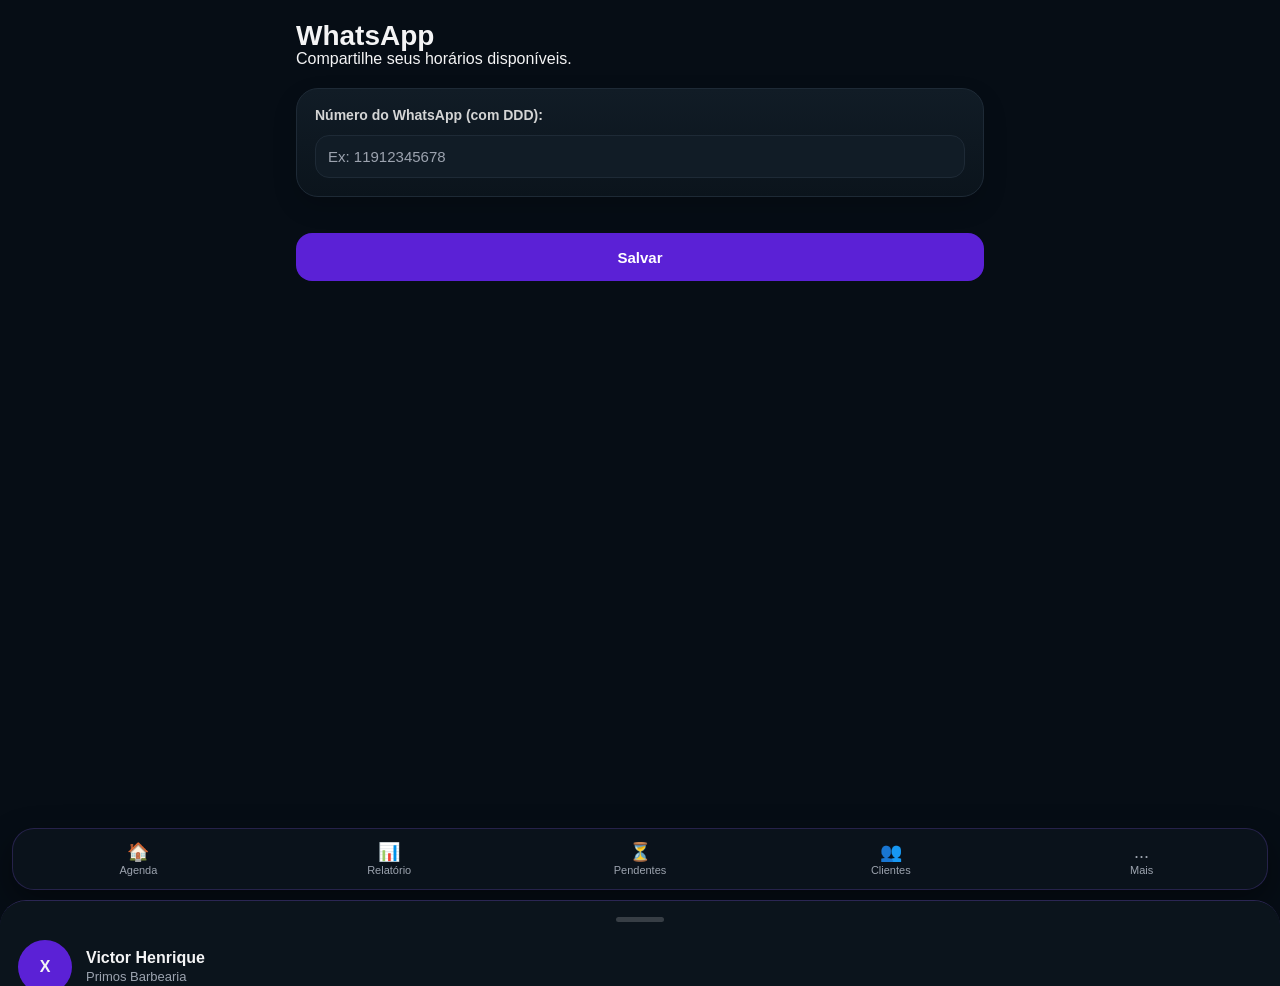
<file: whatsapp.html>
<!doctype html>
<html lang="pt-br">
  <head>
    <meta charset="UTF-8" />
    <meta name="viewport" content="width=device-width, initial-scale=1.0" />
    <title>Configurações do WhatsApp</title>
    <link rel="icon" type="image/png" href="img/favicon.png" />
    <link rel="stylesheet" href="css/base.css" />
    <link rel="stylesheet" href="css/paginas.css" />
    <link rel="stylesheet" href="css/whatsapp.css" />
  </head>

  <body>
    <main class="pagina-secundaria">
      <section class="topo-pagina">
        <div>
          <h1>WhatsApp</h1>
          <p>Compartilhe seus horários disponíveis.</p>
        </div>
      </section>

      <section class="container-config">
        <label for="numeroWhatsapp">Número do WhatsApp (com DDD):</label>
        <input
          type="tel"
          id="numeroWhatsapp"
          placeholder="Ex: 11912345678"
          maxlength="11"
        />
      </section>

      <div class="botoes-whatsapp">
        <button id="btnSalvarWhatsapp" class="salvar">Salvar</button>
      </div>
    </main>

    <script src="javaScript/whatsapp.js"></script>
    <script src="javaScript/menu.js"></script>
  </body>
</html>
</file>
<file: css/base.css>
/* =========================
   RESET / BASE
========================= */

* {
  margin: 0;
  padding: 0;
  box-sizing: border-box;
  font-family: Arial, Helvetica, sans-serif;
}

:root {
  --bg-main: #060d15;
  --bg-card: #0b141c;
  --bg-card-light: #111c26;
  --border-card: #1e2a36;

  --text-main: #f4f4f5;
  --text-muted: #9ca3af;
  --text-soft: #d4d5d5;

  --purple-main: #5b21d6;
  --purple-light: #8b5cf6;
  --purple-dark: #391992;

  --green: #22c55e;
  --red: #ef4444;
  --yellow: #facc15;
  --blue: #3b82f6;
  --cyan: #14b8a6;

  --radius-sm: 10px;
  --radius-md: 14px;
  --radius-lg: 18px;
  --radius-xl: 24px;

  --shadow-soft: 0 10px 28px rgba(0, 0, 0, 0.22);

  --page-max: 720px;
  --menu-height: 62px;

  /* =========================
   PADRÃO VISUAL DO APP
========================= */

  --page-padding-x: 14px;
  --page-padding-top: 14px;
  --page-padding-bottom: 8px;
  --page-gap: clamp(8px, 1.35dvh, 14px);

  --card-radius: 10px;
  --card-padding: 12px;

  --card-bg-secondary:
    radial-gradient(
      circle at top right,
      rgba(91, 33, 214, 0.14),
      transparent 42%
    ),
    linear-gradient(180deg, rgba(17, 28, 38, 0.78), rgba(8, 14, 24, 0.92));

  --card-bg-feature:
    radial-gradient(
      circle at top right,
      rgba(91, 33, 214, 0.32),
      transparent 46%
    ),
    radial-gradient(
      circle at top left,
      rgba(139, 92, 246, 0.28),
      transparent 42%
    ),
    linear-gradient(180deg, rgba(36, 20, 87, 0.92), rgba(8, 14, 24, 0.96));

  --text-label: rgba(244, 244, 245, 0.68);
  --text-feature-label: rgba(244, 244, 245, 0.78);

  --line-soft: rgba(255, 255, 255, 0.055);
  --button-soft-bg: rgba(255, 255, 255, 0.035);

  --purple-text: #b678ff;
}

html, 
body {
  min-height: 100vh;
  padding-bottom: 86px;
  background: var(--bg-main);
  color: var(--text-main);
  touch-action: manipulation;
}

button,
input,
select,
textarea {
  font-family: inherit;
}

button {
  cursor: pointer;
}

button,
a {
  -webkit-tap-highlight-color: transparent;
}

a {
  color: inherit;
  text-decoration: none;
}

main {
  width: 100%;
  max-width: var(--page-max);
  margin: 0 auto;
  padding: 22px 16px 32px;
}

header {
  display: none;
}

.oculto {
  display: none !important;
}

/* =========================
   BOTÕES GLOBAIS ANTIGOS
========================= */

.botao-whatsapp {
  background: none;
  border: none;
  cursor: pointer;
  padding: 0;
  display: flex;
  align-items: center;
  justify-content: center;
}

.botao-whatsapp img {
  width: 40px;
  height: 40px;
}

.voltar {
  display: inline-block;
  margin: 16px 0 8px 12px;
  color: var(--text-main);
  font-weight: bold;
  text-decoration: none;
}

.bot-atualizacao {
  background: none;
  border: none;
  color: var(--text-main);
  font-size: 16px;
  font-family: inherit;
  padding: 0;
  cursor: pointer;
  text-align: left;
}

/* =========================
   MENU LATERAL ANTIGO
========================= */

.botao-menu {
  background: none;
  border: none;
  color: var(--purple-light);
  font-size: 24px;
  cursor: pointer;
  z-index: 1001;
  position: relative;
}

.menu-lateral {
  position: fixed;
  top: 0;
  left: -100%;
  width: 70%;
  max-width: 280px;
  height: 100%;
  background-color: var(--bg-card);
  color: var(--text-main);
  transition: left 0.4s ease;
  padding-top: 60px;
  z-index: 1000;
  border-right: 1px solid var(--border-card);
}

.menu-lateral.ativo {
  left: 0;
}

.menu-lateral ul {
  list-style: none;
  padding: 0 20px;
}

.menu-lateral li {
  margin: 20px 0;
}

.menu-lateral a {
  color: var(--text-main);
  text-decoration: none;
}

/* =========================
   MENU INFERIOR
========================= */

.menu-inferior {
  position: fixed;
  left: 12px;
  right: 12px;
  bottom: 10px;
  height: var(--menu-height);
  background: rgba(11, 20, 28, 0.94);
  border: 1px solid rgba(139, 92, 246, 0.22);
  border-radius: 22px;
  display: flex;
  align-items: center;
  justify-content: space-around;
  z-index: 9999;
  box-shadow: 0 12px 32px rgba(0, 0, 0, 0.42);
  backdrop-filter: blur(14px);
}

.menu-item {
  flex: 1;
  height: 100%;
  color: var(--text-muted);
  text-decoration: none;
  border: none;
  background: transparent;
  display: flex;
  flex-direction: column;
  align-items: center;
  justify-content: center;
  gap: 4px;
  font-size: 11px;
  font-family: inherit;
  cursor: pointer;
  -webkit-tap-highlight-color: transparent;
}

.menu-icone {
  font-size: 18px;
  line-height: 1;
}

.menu-texto {
  line-height: 1;
}

.menu-item.ativo {
  color: var(--purple-light);
}

.menu-item.ativo .menu-icone {
  filter: drop-shadow(0 0 8px rgba(167, 139, 250, 0.7));
}

.menu-desativado {
  opacity: 0.45;
}

/* =========================
   MENU MAIS
========================= */

.menu-mais-overlay {
  position: fixed;
  inset: 0;
  background: rgba(0, 0, 0, 0.55);
  backdrop-filter: blur(4px);
  opacity: 0;
  pointer-events: none;
  transition: 0.25s;
  z-index: 10000;
}

.menu-mais-overlay.aberto {
  opacity: 1;
  pointer-events: all;
}

.menu-mais {
  position: fixed;
  left: 0;
  right: 0;
  bottom: 0;
  height: 75vh;
  background: var(--bg-card);
  border-top-left-radius: 26px;
  border-top-right-radius: 26px;
  border-top: 1px solid rgba(139, 92, 246, 0.25);
  transform: translateY(100%);
  transition: transform 0.28s ease;
  z-index: 10001;
  overflow-y: auto;
  padding: 16px 18px 110px;
}

.menu-mais.aberto {
  transform: translateY(0);
}

.menu-mais-alca {
  width: 48px;
  height: 5px;
  border-radius: 999px;
  background: rgba(255, 255, 255, 0.18);
  margin: 0 auto 18px;
}

.menu-mais-perfil {
  display: flex;
  align-items: center;
  gap: 14px;
  margin-bottom: 18px;
}

.menu-mais-avatar {
  width: 54px;
  height: 54px;
  border-radius: 50%;
  background: var(--purple-main);
  display: flex;
  align-items: center;
  justify-content: center;
  font-weight: bold;
}

.menu-mais-perfil strong {
  display: block;
  font-size: 16px;
}

.menu-mais-perfil span {
  color: var(--text-muted);
  font-size: 13px;
}

.menu-mais-plano {
  display: flex;
  justify-content: space-between;
  align-items: center;
  background: var(--bg-card-light);
  border-radius: var(--radius-md);
  padding: 14px;
  margin-bottom: 18px;
}

.menu-mais-plano span {
  color: var(--text-muted);
}

.menu-mais-plano strong {
  color: var(--purple-light);
}

.menu-mais-grupo {
  display: flex;
  flex-direction: column;
  margin-bottom: 16px;
  background: var(--bg-card-light);
  border-radius: var(--radius-lg);
  overflow: hidden;
}

.menu-mais-link {
  display: flex;
  align-items: center;
  gap: 12px;
  padding: 16px;
  border: none;
  background: transparent;
  color: var(--text-main);
  font-size: 15px;
  text-decoration: none;
  text-align: left;
  cursor: pointer;
}

.menu-mais-link + .menu-mais-link {
  border-top: 1px solid rgba(255, 255, 255, 0.05);
}

.menu-mais-link span {
  width: 18px;
  text-align: center;
  color: var(--purple-light);
}

.menu-mais-sair {
  color: var(--red);
}

.menu-mais-sair span {
  color: var(--red);
}
</file>
<file: css/index.css>
/* =========================================================
   AGENDA - PÁGINA PRINCIPAL
   Organizado por seções. Mantém IDs/classes usados pelo JS.
========================================================= */

/* ================================
   RESET / BASE DA PÁGINA
================================ */

* {
  margin: 0;
  padding: 0;
  box-sizing: border-box;
  font-family: sans-serif;
}

html,
body {
  width: 100%;
  min-height: 100%;
  background: var(--bg-main);
  overflow-x: hidden;
  overflow-y: auto;
  touch-action: manipulation;
}

/* ================================
   TOPO DA AGENDA
================================ */

.topo-agenda-v2 {
  display: flex;
  align-items: center;
  justify-content: space-between;
  padding: 16px 20px 6px;
  background: var(--bg-main);
  border-bottom: none;
}

.acoes-topo-v2 {
  display: flex;
  align-items: center;
  gap: 4px;
}

.topo-agenda-v2 h1 {
  flex: 1;
  text-align: center;
  margin: 0;
  color: var(--text-main);
  font-size: 26px;
  font-weight: 800;
}

.botao-topo-v2 {
  width: 44px;
  height: 44px;
  border: none;
  background: transparent;
  color: var(--purple-main);
  display: flex;
  align-items: center;
  justify-content: center;
  cursor: pointer;
}

.botao-topo-v2 .texto-topo-v2 {
  display: none;
}

.icone-topo-v2 {
  font-size: 28px;
  color: var(--purple-main);
  line-height: 1;
}

/* Data antiga mantida oculta no HTML para compatibilidade */
.data {
  display: none;
}

/* ================================
   SEMANA HORIZONTAL
================================ */

.semana-agenda-v2 {
  position: relative;
  overflow: hidden;
  padding: 0 16px 12px;
  background: var(--bg-main);
}

.mes-semana-agenda {
  color: var(--text-main);
  font-weight: 700;
  font-size: 20px;
  margin-bottom: 4px;
}

.carrossel-semana {
  width: 100%;
  overflow: hidden;
}

.track-semana {
  display: flex;
  width: 300%;
  transform: translateX(-33.3333%);
  transition: transform 0.24s ease;
  will-change: transform;
}

.dias-semana-agenda {
  width: 33.3333%;
  flex-shrink: 0;
  display: grid;
  grid-template-columns: repeat(7, minmax(0, 1fr));
  gap: 6px;
  padding-bottom: 8px;
}

.dia-semana-card {
  min-width: 0;
  height: 56px;
  border-radius: 15px;
  background: linear-gradient(180deg, var(--bg-card-light), var(--bg-card));
  display: flex;
  flex-direction: column;
  align-items: center;
  justify-content: center;
  cursor: pointer;
}

.dia-semana-card .dia-nome {
  font-size: 10px;
  color: var(--text-muted);
  margin-bottom: 6px;
}

.dia-semana-card .dia-numero {
  font-size: 16px;
  font-weight: bold;
  color: var(--text-main);
}

.dia-semana-card.ativo {
  background: var(--purple-main);
  border-color: rgba(167, 139, 250, 0.55);
  box-shadow: 0 0 18px rgba(124, 58, 237, 0.22);
}

.dia-semana-card.ativo .dia-nome,
.dia-semana-card.ativo .dia-numero {
  color: #fff;
}

/* Indicadores laterais exibidos durante o swipe */
.indicador-swipe-semana {
  position: absolute;
  top: 58%;
  transform: translateY(-50%);
  color: var(--purple-main);
  font-size: 26px;
  opacity: 0;
  pointer-events: none;
  transition:
    opacity 0.15s ease,
    transform 0.15s ease;
}

.indicador-swipe-semana.esquerda {
  left: 8px;
}

.indicador-swipe-semana.direita {
  right: 8px;
}

.indicador-swipe-semana.ativo {
  opacity: 1;
  transform: translateY(-50%) scale(1.18);
}

/* ================================
   LISTA DE HORÁRIOS
================================ */

.agenda {
  padding: 12px;
  overflow-y: auto;
  height: calc(100dvh - 230px);
}

.agenda ul {
  list-style: none;
  display: flex;
  flex-direction: column;
  gap: 8px;
  padding-bottom: 210px;
}

.agenda li {
  min-height: 64px;
  padding: 10px 16px;
  border-radius: 16px;
  background: rgba(255, 255, 255, 0.025);
  color: var(--text-main);
  display: flex;
  align-items: center;
  justify-content: space-between;
  font-size: 15px;
  box-shadow: 0 2px 8px rgba(0, 0, 0, 0.18);
  cursor: pointer;
  border:none
}

.agenda li.agendado, 
.agenda li.realizado {
  background: linear-gradient(
    90deg,
    var(--purple-main)0%,
    rgba(124, 58, 237, 0.14) 50%,
    rgba(255, 255, 255, 0.025) 100%
  );

  border: none;
}

/*.agenda li.realizado {
  background: linear-gradient(
    90deg,
    rgba(34, 197, 94, 0.24) 0%,
    rgba(34, 197, 94, 0.12) 35%,
    rgba(255, 255, 255, 0.025) 100%
  );

  border-color: rgba(34, 197, 94, 0.24);
  border-left-color: #22c55e;

  border-top: none;
  border-right: none;
  border-bottom: none;
}*/

.agenda li.bloqueado {
  opacity: 0.3;
  min-height: 10px;
  background: linear-gradient(
    90deg,
    rgba(148, 163, 184, 0.20) 0%,
    rgba(148, 163, 184, 0.10) 35%,
    rgba(255, 255, 255, 0.02) 100%
  );

    border: none;

}

.agenda li.encaixe {
  min-height: 10px;
  opacity: 0.4;
  background: linear-gradient(
    90deg,
    rgba(124, 58, 237, 0.12) 0%,
    rgba(124, 58, 237, 0.05) 35%,
    rgba(255, 255, 255, 0.018) 100%
  );

  border: none;

}

.texto-encaixe {
  font-size: 11px;;
  text-transform: uppercase;
  letter-spacing: 1px;
  opacity: 0.4;
  font-weight: 600;
  
}

/* Colunas dos cards */
.coluna-esquerda {
  width: 50px;
  font-weight: bold;
}

.hora {
  color: var(--text-main);
  font-size: 16px;
}

.conteudo-centro {
  flex: 1;
  text-align: center;
  display: flex;
  flex-direction: column;
  justify-content: center;
  gap: 2px;
}

.nome {
  color: var(--text-main);
  font-weight: bold;
  font-size: 16px;
}

.servico {
  color: var(--text-muted);
  font-size: 14px;
}

.coluna-direita {
  width: 55px;
  height: 100%;
  display: flex;
  flex-direction: column;
  align-items: center;
  justify-content: space-between;
  gap: 4px;
  text-align: right;
}

.coluna-direita:empty {
  display: none;
}

.coluna-direita .icone {
  font-size: 18px;
}

.coluna-direita .valor,
.valor {
  color: var(--text-main);
  font-weight: bold;
  font-size: 16px;
}

/* ================================
   RESUMO DO DIA
================================ */

#resumoDia {
  position: fixed;
  left: 50%;
  bottom: 96px;
  transform: translateX(-50%);
  z-index: 1000;
  padding: 6px 14px;
  border-radius: 25px;
  border: 1px solid var(--border-card);
  background: linear-gradient(180deg, var(--bg-card-light), var(--bg-card));
  color: var(--text-main);
  display: flex;
  gap: 14px;
  font-size: 10px;
}

#resumoDia .info {
  display: flex;
  flex-direction: column;
  align-items: center;
}

#resumoDia strong {
  color: var(--purple-soft);
  font-size: 13px;
  margin-top: 2px;
}

/* ================================
   MODAIS - ESTRUTURA BASE
================================ */

.modal-fundo,
.modal-calendario,
.modal-opcoes,
.modal-overlay,
#modal-bloqueio,
#modal-agendar,
#modal-agendamento,
#modal-cancelar,
#modal-realizado,
#modal-agendamento-realizado,
#modal-confirmar-exclusao {
  position: fixed;
  inset: 0;
  display: none;
  align-items: center;
  justify-content: center;
  z-index: 1000;
  background: rgba(0, 0, 0, 0.68);
  padding: 16px;
}

.modal-overlay {
  display: flex;
}

.modal-calendario {
  z-index: 1000;
}

.modal-opcoes {
  z-index: 999;
}

.modal-opcoes.ativo,
#modal-bloqueio.ativo,
#modal-agendar.ativo,
#modal-agendamento.ativo,
#modal-cancelar.ativo,
#modal-realizado.ativo,
#modal-agendamento-realizado.ativo,
#modal-confirmar-exclusao.ativo {
  display: flex;
}

.modal-caixa,
.caixa-opcoes,
.calendario-container {
  width: 90%;
  max-width: 360px;
  padding: 20px;
  border-radius: 18px;
  border: 1px solid var(--border-card);
  background: linear-gradient(180deg, var(--bg-card-light), var(--bg-card));
  color: var(--text-main);
  text-align: center;
  box-shadow: 0 12px 30px rgba(0, 0, 0, 0.35);
}

.modal-caixa h2,
.caixa-opcoes h2,
.titulo-horario,
#modal-agendamento h2,
#modal-bloqueio h2 {
  color: var(--text-main);
  margin-bottom: 14px;
}

#descricao-agendamento {
  color: var(--text-main);
  text-align: center;
  font-weight: bold;
  font-size: 17px;
  margin-top: 10px;
  margin-bottom: 20px;
}

/* ================================
   MODAL CALENDÁRIO
================================ */

.calendario-topo {
  display: flex;
  justify-content: space-between;
  align-items: center;
  margin-bottom: 14px;
}

.cal-btn {
  width: 38px;
  height: 38px;
  border-radius: 12px;
  border: 1px solid var(--border-card);
  background: var(--bg-card-light);
  color: var(--text-main);
  font-size: 22px;
  cursor: pointer;
}

.cal-mes {
  color: var(--text-main);
  font-size: 16px;
  font-weight: bold;
}

.calendario-semana,
.calendario-corpo {
  display: grid;
  grid-template-columns: repeat(7, 1fr);
  gap: 6px;
}

.calendario-semana {
  color: var(--text-muted);
  font-size: 12px;
  text-align: center;
  margin-bottom: 8px;
}

.calendario-corpo div {
  min-height: 38px;
  border-radius: 12px;
  background: var(--bg-card-light);
  color: var(--text-main);
  display: flex;
  align-items: center;
  justify-content: center;
  cursor: pointer;
}

.calendario-corpo div:hover {
  background: var(--purple-main);
  color: #fff;
}

/* ================================
   FORMULÁRIOS / CHECKBOXES
================================ */

input,
select,
textarea {
  background: var(--bg-card-light);
  color: var(--text-main);
  border: 1px solid var(--border-card);
  border-radius: 8px;
}

input::placeholder,
textarea::placeholder {
  color: var(--text-muted);
}

#input-nome-cliente,
#inputNomeRealizado {
  width: 100%;
  padding: 8px;
  margin: 8px 0;
  font-size: 16px;
}

.checkbox-container {
  width: 100%;
  padding: 10px 0;
  display: flex;
  flex-wrap: wrap;
  justify-content: space-between;
  gap: 10px;
}

.checkbox-container label {
  flex: 1 1 45%;
  display: flex;
  align-items: center;
  gap: 4px;
}

.grupo-radio,
.grupo-checkbox {
  margin-bottom: 15px;
}

.grupo-checkbox {
  margin-left: 30px;
  margin-right: 30px;
}

.valorNaoPago {
  display: none;
  font-size: 18px;
  margin: 10px 0;
}

.valorNaoPago input {
  width: 95px;
  margin-left: 10px;
  text-align: center;
  font-size: 18px;
}

/* Formas de pagamento no modal Realizado */
.linha-pagamento {
  display: flex;
  gap: 10px;
  margin: 10px 0 5px;
}

.linha-pagamento label {
  width: 150px;
  display: flex;
  justify-content: left;
  gap: 10px;
  margin-bottom: 5px;
}

.valor-forma-pagamento {
  width: 90px;
  text-align: center;
  font-size: 18px;
}

/* ================================
   BOTÕES
================================ */

.botoes-modal,
.botoes-opcoes,
.linha-botoes {
  display: flex;
  justify-content: center;
  gap: 10px;
}

.botoes-modal.coluna {
  flex-direction: column;
  margin-top: 20px;
}

.botoes-modal button,
.botoes-opcoes button,
.linha-botoes button {
  flex: 1;
  padding: 12px;
  border: none;
  border-radius: 10px;
  font-size: 14px;
  cursor: pointer;
}

.botao-verde,
.btn-verde {
  background: #2ecc71;
  color: #fff;
  font-weight: bold;
}

.botao-vermelho,
.btn-vermelho {
  background: #e74c3c;
  color: #fff;
  font-weight: bold;
}

.btn-transparente {
  background: transparent;
  color: var(--text-muted);
  border: none;
}

/* ================================
   MODAL WHATSAPP
================================ */

.modal-titulo {
  margin-bottom: 10px;
}

.selecioneDias {
  margin-bottom: 10px;
  color: var(--text-muted);
}

.semana-dias {
  display: grid;
  grid-template-columns: repeat(7, 1fr);
  gap: 2px;
  margin-bottom: 20px;
}

.dia-caixa {
  padding: 6px;
  border-radius: 8px;
  border: 1px solid var(--border-card);
  background: var(--bg-card-light);
  color: var(--text-main);
  display: flex;
  flex-direction: column;
  align-items: center;
  font-size: 13px;
  text-align: center;
  cursor: pointer;
}

.dia-caixa span {
  display: block;
  margin-bottom: 4px;
  color: var(--text-muted);
  font-size: 11px;
  font-weight: bold;
  text-transform: lowercase;
}

.dia-caixa.selecionado {
  background: var(--purple-main);
  color: #fff;
  border-color: rgba(167, 139, 250, 0.55);
}

/* ================================
   RESPONSIVO
================================ */

@media (max-width: 380px) {
  .topo-agenda-v2 {
    padding-inline: 14px;
  }

  .semana-agenda-v2 {
    padding-inline: 12px;
  }

  .dia-semana-card {
    height: 58px;
    border-radius: 15px;
  }

  .dia-semana-card .dia-nome {
    font-size: 10px;
  }

  .dia-semana-card .dia-numero {
    font-size: 20px;
  }

  .agenda {
    padding-inline: 10px;
  }
}
</file>
<file: css/paginas.css>
/* =========================
   PÁGINAS SECUNDÁRIAS
========================= */

.pagina-secundaria {
  max-width: var(--page-max);
  margin: 0 auto;
  padding: 22px 16px 32px;
}

/* =========================
   TOPO DAS PÁGINAS
========================= */

.topo-pagina {
  display: flex;
  justify-content: space-between;
  align-items: flex-start;
  gap: 14px;
  margin-bottom: 20px;
}

.topo-pagina > div {
  flex: 1;
}

.topo-pagina h1 {
  font-size: 28px;
  font-weight: 800;
  line-height: 1;
}

.topo-pagina-com-acao {
  align-items: flex-start;
}

.topo-pagina-com-acao > div {
  text-align: left;
}

.botao-topo-mais {
  border: none;
  background: transparent;
  color: var(--purple-light);
  font-size: 34px;
  font-weight: 300;
  line-height: 1;
  padding: 0;
  cursor: pointer;
}

/* =========================
   LISTAS
========================= */

.lista-pagina {
  display: flex;
  flex-direction: column;
  gap: 12px;
}

.card-lista,
.servico,
.pagamento,
.intervalo,
.cartao-pagamento,
.container-config {
  background: var(--bg-card);
  border: 1px solid rgba(255, 255, 255, 0.04);
  border-radius: 18px;
  padding: 16px;
}

.servico,
.pagamento,
.intervalo,
.cartao-pagamento {
  min-height: 62px;
  margin-bottom: 0;
  cursor: pointer;
  transition: border-color 0.2s ease;
}

.servico:hover,
.pagamento:hover,
.intervalo:hover,
.cartao-pagamento:hover {
  border-color: rgba(139, 92, 246, 0.35);
}

.servico-nome,
.pagamento-nome,
.intervalo-nome,
.linha-superior .data,
.linha-superior .cliente,
.linha-superior .valor {
  color: var(--text-main);
  font-weight: 700;
}

.servico-valor,
.pagamento-taxa,
.intervalo-horarios,
.linha-inferior {
  color: var(--text-muted);
}

/* =========================
   LINHAS DE LISTA
========================= */

.linha-superior {
  display: flex;
  justify-content: space-between;
  align-items: center;
  gap: 10px;
  width: 100%;
}

.linha-superior .data {
  min-width: 58px;
  text-align: left;
}

.linha-superior .cliente {
  flex: 1;
  text-align: center;
  white-space: nowrap;
  overflow: hidden;
  text-overflow: ellipsis;
}

.linha-superior .valor {
  min-width: 80px;
  text-align: right;
}

.linha-inferior {
  margin-top: 8px;
  font-size: 13px;
  word-break: break-word;
}

/* =========================
   BOTÕES
========================= */

.botao-adicionar,
.salvar {
  width: 100%;
  min-height: 48px;
  border: none;
  border-radius: 16px;
  background: var(--purple-main);
  color: white;
  font-size: 15px;
  font-weight: 700;
  margin-top: 18px;
}

.botao-adicionar {
  max-width: none;
  display: block;
}

.botao-adicionar:hover,
.salvar:hover {
  background: var(--purple-light);
}

/* =========================
   FORMULÁRIOS / CONFIG
========================= */

.container-config {
  max-width: none;
  margin: 0;
  display: flex;
  flex-direction: column;
  gap: 12px;
}

.container-config label,
.texto-horarios {
  color: var(--text-soft);
  font-size: 14px;
  font-weight: 700;
}

.container-config input,
.container-config textarea {
  width: 100%;
  background: var(--bg-card-light);
  color: var(--text-main);
  border: 1px solid var(--border-card);
  border-radius: 14px;
  padding: 12px;
  font-size: 15px;
  outline: none;
}

.container-config input:focus,
.container-config textarea:focus {
  border-color: var(--purple-light);
}

.container-config input::placeholder,
.container-config textarea::placeholder {
  color: var(--text-muted);
}

/* =========================
   WHATSAPP
========================= */

.botoes-whatsapp {
  margin-top: 18px;
}
</file>
<file: css/clientes.css>
html,
body {
  overflow-x: hidden;
}

/* =========================
   PÁGINA
========================= */

.clientes-page {
  width: 100%;
  max-width: 100%;
  min-height: calc(100dvh - 86px);
  padding: var(--page-padding-top) var(--page-padding-x)
    var(--page-padding-bottom);
  overflow-x: hidden;

  display: flex;
  flex-direction: column;
  gap: clamp(8px, 1.15dvh, 12px);
}

/* =========================
   TOPO
========================= */

.clientes-topo {
  display: flex;
  align-items: center;
  justify-content: space-between;
}

.clientes-topo h1 {
  color: var(--text-main);
  font-size: 24px;
  font-weight: 900;
  letter-spacing: -0.5px;
}

.btn-adicionar-cliente {
  width: 42px;
  height: 42px;
  border: none;
  border-radius: var(--card-radius);

  background: linear-gradient(135deg, var(--purple-light), var(--purple-main));
  color: white;

  font-size: 30px;
  font-weight: 300;
  line-height: 1;
}

/* =========================
   BUSCA
========================= */

.clientes-busca {
  height: 42px;
  padding: 0 12px;
  border-radius: var(--card-radius);
  background: rgba(15, 23, 42, 0.45);

  display: grid;
  grid-template-columns: 24px 1fr;
  align-items: center;
  gap: 8px;
}

.clientes-busca span {
  color: var(--text-muted);
  font-size: 15px;
  line-height: 1;
}

.clientes-busca input {
  width: 100%;
  border: none;
  outline: none;
  background: transparent;

  color: var(--text-main);
  font-size: 14px;
}

.clientes-busca input::placeholder {
  color: var(--text-muted);
}

/* =========================
   TOP 3 CLIENTES
========================= */

.card-top-clientes {
  padding: var(--card-padding);
  border-radius: var(--card-radius);
  background: var(--card-bg-feature);
}

.top-clientes-titulo {
  display: flex;
  align-items: center;
  gap: 8px;
  margin-bottom: 10px;
}

.top-clientes-titulo span {
  font-size: 17px;
  line-height: 1;
}

.top-clientes-titulo h2 {
  color: var(--text-main);
  font-size: 14px;
  font-weight: 900;
  text-transform: uppercase;
  letter-spacing: 0.2px;
}

.top-clientes-lista {
  display: flex;
  flex-direction: column;
  gap: 8px;
}

.top-cliente-item {
  min-height: 52px;

  display: grid;
  grid-template-columns: 34px 48px minmax(0, 1fr) auto;
  align-items: center;
  gap: 10px;
}

.medalha {
  width: 28px;
  height: 28px;
  border-radius: 50%;

  display: flex;
  align-items: center;
  justify-content: center;

  font-size: 13px;
  font-weight: 900;
}

.medalha.primeiro {
  color: var(--bg-main);
  background: var(--yellow);
}

.medalha.segundo {
  color: var(--bg-main);
  background: var(--text-soft);
}

.medalha.terceiro {
  color: white;
  background: #c96a2c;
}

/* =========================
   AVATARES
========================= */

.avatar-cliente {
  border-radius: 50%;

  display: flex;
  align-items: center;
  justify-content: center;

  color: white;
  font-weight: 900;

  background:
    radial-gradient(circle at top left, rgba(139, 92, 246, 0.52), transparent),
    #28105f;
}

.avatar-cliente.destaque {
  width: 46px;
  height: 46px;
  font-size: 16px;
  box-shadow: 0 0 0 3px rgba(139, 92, 246, 0.22);
}

.avatar-cliente.pequeno {
  width: 38px;
  height: 38px;
  font-size: 13px;
}

/* =========================
   DADOS TOP
========================= */

.dados-top-cliente {
  min-width: 0;
}

.dados-top-cliente strong {
  display: block;
  color: var(--text-main);
  font-size: 14px;
  font-weight: 850;
  line-height: 1.1;
  margin-bottom: 5px;

  white-space: nowrap;
  overflow: hidden;
  text-overflow: ellipsis;
}

.dados-top-cliente span {
  color: var(--text-muted);
  font-size: 12px;
}

.valor-top-cliente {
  text-align: right;
}

.valor-top-cliente strong {
  display: block;
  color: var(--purple-text);
  font-size: 14px;
  font-weight: 900;
  white-space: nowrap;
  margin-bottom: 4px;
}

.valor-top-cliente span {
  display: block;
  color: var(--text-muted);
  font-size: 11px;
}

.btn-ranking-clientes {
  width: 100%;
  height: 30px;
  margin-top: 8px;
  padding-top: 8px;

  border: none;
  border-top: 1px solid var(--line-soft);
  background: transparent;

  color: rgba(182, 120, 255, 0.72);
  font-size: 12px;
  font-weight: 600;

  display: flex;
  align-items: flex-end;
  justify-content: space-between;
}

/* =========================
   ALERTAS
========================= */

.clientes-alertas {
  display: grid;
  grid-template-columns: repeat(2, minmax(0, 1fr));
  gap: 10px;
}

.card-alerta-cliente {
  min-height: 78px;
  padding: var(--card-padding);
  border-radius: var(--card-radius);
  background: var(--card-bg-secondary);

  display: grid;
  grid-template-columns: 42px minmax(0, 1fr);
  align-items: center;
  gap: 10px;
}

.icone-alerta-cliente {
  width: 40px;
  height: 40px;
  border-radius: var(--card-radius);

  display: flex;
  align-items: center;
  justify-content: center;

  font-size: 22px;
}

.icone-alerta-cliente.aniversario {
  background: rgba(34, 197, 94, 0.16);
}

.card-alerta-cliente strong {
  display: block;
  color: var(--text-main);
  font-size: 22px;
  line-height: 1;
  margin-bottom: 4px;
}

.card-alerta-cliente span {
  display: block;
  color: var(--text-main);
  font-size: 13px;
  font-weight: 800;
  line-height: 1.1;
}

.card-alerta-cliente small {
  display: block;
  margin-top: 4px;
  color: var(--text-muted);
  font-size: 11px;
  line-height: 1.1;
}

.card-alerta-cliente.sumidos {
  background:
    radial-gradient(
      circle at top right,
      rgba(249, 115, 22, 0.22),
      transparent 44%
    ),
    linear-gradient(180deg, rgba(38, 24, 17, 0.82), rgba(8, 14, 24, 0.92));
}

.card-alerta-cliente.sumidos strong,
.card-alerta-cliente.sumidos span {
  color: #fed7aa;
}

.card-alerta-cliente.sumidos small {
  color: rgba(254, 215, 170, 0.72);
}

.icone-alerta-cliente.retorno {
  background: rgba(249, 115, 22, 0.18);
}
/* =========================
   TODOS CLIENTES
========================= */

.secao-clientes {
  display: flex;
  flex-direction: column;
  gap: 10px;
  min-height: 0;
}

.secao-clientes-topo {
  display: flex;
  align-items: center;
  justify-content: space-between;
  gap: 10px;
}

.secao-clientes-topo h2 {
  min-width: 0;
  color: var(--text-main);
  font-size: 15px;
  font-weight: 900;
  line-height: 1.1;
  letter-spacing: -0.3px;

  white-space: nowrap;
  overflow: hidden;
  text-overflow: ellipsis;
}

.secao-clientes-topo h2 span {
  color: var(--text-main);
  font-size: 15px;
  font-weight: 700;
}

.btn-ver-todos-clientes {
  flex-shrink: 0;
  border: none;
  background: transparent;
  color: var(--purple-text);
  font-size: 14px;
  font-weight: 700;
}

.card-lista-clientes {
  border-radius: var(--card-radius);
  background: var(--card-bg-secondary);
  overflow: hidden;
}

.cliente-item {
  min-height: 58px;
  padding: 10px 12px;

  display: grid;
  grid-template-columns: 38px minmax(0, 1fr) auto;
  align-items: center;
  gap: 10px;
}

.cliente-item + .cliente-item {
  border-top: 1px solid var(--line-soft);
}

.dados-cliente {
  min-width: 0;
}

.dados-cliente strong {
  display: block;
  color: var(--text-main);
  font-size: 14px;
  font-weight: 850;
  line-height: 1.1;
  margin-bottom: 5px;

  white-space: nowrap;
  overflow: hidden;
  text-overflow: ellipsis;
}

.dados-cliente span {
  display: block;
  color: var(--text-muted);
  font-size: 11px;
  line-height: 1;
  white-space: nowrap;
  overflow: hidden;
  text-overflow: ellipsis;
}

.resumo-cliente {
  text-align: right;
}

.resumo-cliente strong {
  display: block;
  color: var(--purple-text);
  font-size: 13px;
  font-weight: 900;
  line-height: 1.1;
  white-space: nowrap;
  margin-bottom: 5px;
}

.resumo-cliente span {
  display: block;
  color: var(--text-muted);
  font-size: 11px;
  line-height: 1;
}

/* =========================
   MODAIS CLIENTES
========================= */

.modal-clientes {
  display: none;
  position: fixed;
  inset: 0;
  padding: 16px;
  z-index: 10000;

  background: rgba(0, 0, 0, 0.72);

  align-items: center;
  justify-content: center;
}

.modal-clientes.aberto {
  display: flex;
}

.modal-clientes-conteudo {
  width: 100%;
  max-width: 360px;
  max-height: 86dvh;
  overflow-y: auto;

  padding: 16px;
  border-radius: var(--radius-md);
  background: linear-gradient(180deg, var(--bg-card-light), var(--bg-card));
}

.modal-clientes-topo {
  display: flex;
  align-items: center;
  justify-content: space-between;
  gap: 12px;
  margin-bottom: 14px;
}

.modal-clientes-topo h2 {
  color: var(--text-main);
  font-size: 18px;
  font-weight: 900;
  letter-spacing: -0.3px;
}

.btn-fechar-modal {
  width: 34px;
  height: 34px;
  border: none;
  border-radius: var(--card-radius);

  background: var(--button-soft-bg);
  color: var(--text-main);

  font-size: 24px;
  line-height: 1;
}

.form-cliente {
  display: flex;
  flex-direction: column;
  gap: 12px;
}

.form-cliente label {
  display: flex;
  flex-direction: column;
  gap: 6px;

  color: var(--text-label);
  font-size: 13px;
  font-weight: 600;
}

.form-cliente input,
.form-cliente textarea {
  width: 100%;
  border: none;
  outline: none;
  border-radius: var(--card-radius);

  background: rgba(15, 23, 42, 0.58);
  color: var(--text-main);

  padding: 12px;
  font-size: 14px;
}

.form-cliente textarea {
  resize: none;
}

.form-cliente input::placeholder,
.form-cliente textarea::placeholder {
  color: var(--text-muted);
}

.grupo-aniversario {
  display: grid;
  grid-template-columns: 1fr 1fr 1.35fr;
  gap: 8px;
}

.modal-clientes-acoes {
  display: grid;
  grid-template-columns: 1fr 1fr;
  gap: 10px;
  margin-top: 4px;
}

.btn-modal-secundario,
.btn-modal-principal {
  height: 42px;
  border: none;
  border-radius: var(--card-radius);

  font-size: 14px;
  font-weight: 800;
}

.btn-modal-secundario {
  background: var(--button-soft-bg);
  color: var(--text-main);
}

.btn-modal-principal {
  background: linear-gradient(135deg, var(--purple-light), var(--purple-main));
  color: white;
}

.lista-modal-clientes {
  display: flex;
  flex-direction: column;
  gap: 8px;
}

.estado-vazio-clientes {
  padding: 14px 0;
  color: var(--text-muted);
  font-size: 13px;
  line-height: 1.3;
}

.item-modal-cliente {
  min-height: 54px;
  padding: 9px 0;

  display: grid;
  grid-template-columns: 38px minmax(0, 1fr) auto;
  align-items: center;
  gap: 10px;
}

.item-modal-cliente + .item-modal-cliente {
  border-top: 1px solid var(--line-soft);
}

.dados-modal-cliente {
  min-width: 0;
}

.dados-modal-cliente strong {
  display: block;
  color: var(--text-main);
  font-size: 14px;
  font-weight: 850;
  line-height: 1.1;
  margin-bottom: 5px;

  white-space: nowrap;
  overflow: hidden;
  text-overflow: ellipsis;
}

.dados-modal-cliente span {
  display: block;
  color: var(--text-muted);
  font-size: 12px;
  line-height: 1;
}

.btn-whatsapp-cliente {
  height: 28px;
  padding: 0 11px;

  border: none;
  border-radius: 999px;

  background: rgba(34, 197, 94, 0.16);
  color: var(--green);

  font-size: 12px;
  font-weight: 800;
}

.grupo-sem-retornar {
  padding: 10px 0;
}

.grupo-sem-retornar + .grupo-sem-retornar {
  border-top: 1px solid var(--line-soft);
}

.grupo-sem-retornar-topo {
  margin-bottom: 4px;
}

.grupo-sem-retornar-topo h3 {
  color: var(--text-main);
  font-size: 15px;
  font-weight: 900;
  letter-spacing: -0.2px;
}

.grupo-sem-retornar-topo h3 span {
  color: var(--text-muted);
  font-size: 13px;
  font-weight: 700;
}

.grupo-sem-retornar-topo p {
  margin-top: 3px;
  color: var(--text-muted);
  font-size: 11px;
  line-height: 1.2;
}

.estado-vazio-clientes.pequeno {
  padding: 8px 0 6px;
  font-size: 12px;
}

/* =========================
   RESPONSIVO
========================= */

@media (max-width: 360px) {
  .clientes-page {
    padding-inline: 10px;
    gap: 8px;
  }

  .clientes-topo h1 {
    font-size: 22px;
  }

  .btn-adicionar-cliente {
    width: 38px;
    height: 38px;
    font-size: 27px;
  }

  .clientes-busca {
    height: 40px;
  }

  .top-cliente-item {
    grid-template-columns: 30px 42px minmax(0, 1fr) auto;
    gap: 8px;
  }

  .avatar-cliente.destaque {
    width: 42px;
    height: 42px;
    font-size: 14px;
  }

  .dados-top-cliente strong,
  .dados-cliente strong {
    font-size: 13px;
  }

  .valor-top-cliente strong,
  .resumo-cliente strong {
    font-size: 12px;
  }

  .card-alerta-cliente {
    min-height: 72px;
    padding: 10px;
    grid-template-columns: 36px minmax(0, 1fr);
  }

  .icone-alerta-cliente {
    width: 36px;
    height: 36px;
    font-size: 19px;
  }

  .card-alerta-cliente strong {
    font-size: 19px;
  }

  .card-alerta-cliente span {
    font-size: 12px;
  }

  .cliente-item {
    min-height: 54px;
    padding-inline: 10px;
  }
}
</file>
<file: css/modal.css>
.fundo-escuro {
  display: none;
  position: fixed;
  inset: 0;
  background: rgba(0, 0, 0, 0.72);
  backdrop-filter: blur(3px);
  z-index: 10;
}

.modal {
  display: none;
  width: min(90%, 360px);
  max-height: 86vh;
  overflow-y: auto;
  position: fixed;
  top: 50%;
  left: 50%;
  transform: translate(-50%, -50%);
  z-index: 11;

  background: var(--bg-card);
  color: var(--text-main);
  border: 1px solid var(--border-card);
  border-radius: 24px;
  padding: 22px 18px 18px;
  box-shadow: 0 24px 70px rgba(0, 0, 0, 0.45);
  text-align: center;
}

.fundo-escuro.ativo,
.modal.ativo {
  display: block;
}

.modal h2 {
  margin-bottom: 18px;
  color: var(--text-main);
  font-size: 24px;
  line-height: 1.15;
  font-weight: 800;
}

.modal p,
.modal label,
.modal .texto-horarios {
  color: var(--text-soft);
}

.modal .texto-horarios {
  margin: 16px 0 10px;
  font-size: 14px;
  font-weight: 700;
  text-align: left;
}

.modal input,
.modal select,
.modal textarea {
  width: 100%;
  min-height: 44px;
  padding: 11px 12px;
  margin: 8px 0;
  background: var(--bg-card-light);
  color: var(--text-main);
  border: 1px solid var(--border-card);
  border-radius: 14px;
  font-size: 15px;
  outline: none;
}

.modal input::placeholder,
.modal textarea::placeholder {
  color: var(--text-muted);
}

.modal input:focus,
.modal select:focus,
.modal textarea:focus {
  border-color: var(--purple-light);
  box-shadow: 0 0 0 3px rgba(139, 92, 246, 0.16);
}

.botoes-modal,
.botoes-opcoes {
  margin-top: 22px;
  display: flex;
  justify-content: space-between;
  gap: 10px;
}

.botoes-modal button,
.botoes-opcoes button {
  flex: 1;
}

.modal button {
  min-height: 46px;
  padding: 10px 16px;
  border: 1px solid transparent;
  border-radius: 14px;
  font-size: 15px;
  font-weight: 800;
  cursor: pointer;
  transition:
    transform 0.15s ease,
    background-color 0.15s ease,
    border-color 0.15s ease;
}

.modal button:active {
  transform: scale(0.98);
}

.btn-transparente {
  background: var(--bg-card-light);
  color: var(--text-main);
  border-color: var(--border-card) !important;
}

.btn-transparente:hover {
  border-color: var(--purple-light) !important;
}

.btn-verde {
  background: var(--purple-main);
  color: #fff;
}

.btn-verde:hover {
  background: var(--purple-light);
}

.btn-vermelho {
  background: var(--bg-card-light);
  color: var(--text-main);
  border-color: var(--border-card) !important;
}

.btn-vermelho:hover {
  border-color: var(--purple-light) !important;
}
</file>
<file: css/intervalos.css>
.texto-horarios {
  margin: 12px 0 8px;
  font-weight: bold;
  text-align: left;
}

.lista-horarios {
  display: grid;
  grid-template-columns: repeat(3, 1fr);
  gap: 8px;
  margin-top: 10px;
}

.horario-opcao {
  background: var(--bg-card-light);
  color: var(--text-main);
  border: 1px solid var(--border-card);
  border-radius: 8px;
  padding: 8px;
  font-size: 14px;
  cursor: pointer;
}

.horario-opcao input {
  display: none;
}

.horario-opcao.selecionado {
  background: var(--purple-main);
  color: white;
  font-weight: bold;
}

.intervalo {
  display: flex;
  flex-direction: column;
  gap: 8px;
}

.intervalo-topo {
  display: flex;
  justify-content: space-between;
  align-items: center;
  gap: 12px;
}

.intervalo-dias {
  color: var(--text-muted);
  font-size: 13px;
}

.intervalo-nome {
  color: var(--text-main);
  font-weight: bold;
  font-size: 16px;
}

.intervalo-horarios {
  font-size: 13px;
  color: var(--text-muted);
}

.intervalo-qtd {
  background: var(--bg-card-light);
  padding: 6px 10px;
  border-radius: 999px;
  font-size: 13px;
  color: var(--text-main);
}

.lista-dias-semana {
  display: grid;
  grid-template-columns: repeat(4, 1fr);
  gap: 8px;
  margin-top: 10px;
}

.dia-opcao {
  background: var(--bg-card-light);
  color: var(--text-main);
  border: 1px solid var(--border-card);
  border-radius: 8px;
  padding: 8px;
  font-size: 14px;
  cursor: pointer;
  text-align: center;
}

.dia-opcao input {
  display: none;
}

.dia-opcao.selecionado {
  background: var(--purple-main);
  color: white;
  font-weight: bold;
}
</file>
<file: css/pagamento.css>
.pagamento {
  display: flex;
  justify-content: space-between;
  align-items: center;
  gap: 12px;
}

.pagamento-nome {
  font-size: 16px;
}

.pagamento-taxa {
  font-size: 15px;
  white-space: nowrap;
}
</file>
<file: css/pendentes.css>
html,
body {
  overflow-x: hidden;
}

/* =========================
   PÁGINA
========================= */

.pendentes-page {
  width: 100%;
  max-width: 100%;
  min-height: calc(100dvh - 86px);
  padding: var(--page-padding-top) var(--page-padding-x)
    var(--page-padding-bottom);
  overflow-x: hidden;

  display: flex;
  flex-direction: column;
  gap: clamp(8px, 1.15dvh, 12px);
}

/* =========================
   TOPO
========================= */

.pendentes-topo {
  display: flex;
  align-items: center;
  justify-content: space-between;
}

.pendentes-topo h1 {
  color: var(--text-main);
  font-size: 24px;
  font-weight: 900;
  letter-spacing: -0.5px;
}

/* =========================
   RESUMO
========================= */

.card-resumo-pendentes {
  min-height: 112px;
  padding: 16px 14px;
  border-radius: var(--card-radius);
  background: var(--card-bg-feature);
  border: none;
}

.card-resumo-pendentes span {
  display: block;
  color: var(--text-feature-label);
  font-size: 13px;
  font-weight: 600;
  margin-bottom: 10px;
}

.card-resumo-pendentes strong {
  display: block;
  color: white;
  font-size: 44px;
  line-height: 0.95;
  letter-spacing: -1.4px;
  margin-bottom: 10px;
}

.card-resumo-pendentes p {
  color: rgba(255, 255, 255, 0.82);
  font-size: 14px;
  line-height: 1;
}

.card-resumo-pendentes p b {
  color: var(--purple-text);
  font-weight: 800;
}

/* =========================
   SEÇÕES
========================= */

.secao-pendentes {
  display: flex;
  flex-direction: column;
  gap: 8px;
}

.secao-topo {
  display: flex;
  align-items: center;
  justify-content: space-between;
}

.secao-topo h2 {
  color: var(--text-main);
  font-size: 15px;
  font-weight: 900;
  letter-spacing: -0.3px;
}

.btn-ver-todos {
  border: none;
  background: transparent;
  color: var(--purple-text);
  font-size: 14px;
  font-weight: 700;
}

/* =========================
   CARDS BASE
========================= */

.card-lista-pendentes,
.card-lista-pagos,
.card-ranking-devedores {
  border: none;
  border-radius: var(--card-radius);
  overflow: hidden;
  background: var(--card-bg-secondary);
}

/* =========================
   QUEM DEVE
========================= */

.item-pendente {
  min-height: 64px;
  padding: 10px 12px;

  display: grid;
  grid-template-columns: 42px minmax(0, 1fr) auto;
  align-items: center;
  gap: 10px;
}

.item-pendente + .item-pendente {
  border-top: 1px solid var(--line-soft);
}

.avatar-devedor {
  width: 42px;
  height: 42px;
  border-radius: 50%;

  display: flex;
  align-items: center;
  justify-content: center;

  color: white;
  font-size: 16px;
  font-weight: 900;

  background:
    radial-gradient(circle at top left, rgba(139, 92, 246, 0.48), transparent),
    #28105f;
}

.dados-pendente,
.dados-pago {
  min-width: 0;
}

.dados-pendente strong,
.dados-pago strong {
  display: block;
  color: var(--text-main);
  font-size: 14px;
  font-weight: 850;
  line-height: 1.1;
  margin-bottom: 6px;

  white-space: nowrap;
  overflow: hidden;
  text-overflow: ellipsis;
}

.dados-pendente p,
.dados-pago p {
  display: flex;
  align-items: center;
  gap: 6px;

  color: var(--text-soft);
  font-size: 11px;
  line-height: 1;

  white-space: nowrap;
  overflow: hidden;
  text-overflow: ellipsis;
}

.dados-pendente p i,
.dados-pago p i {
  color: rgba(255, 255, 255, 0.46);
  font-style: normal;
}

.texto-atraso {
  color: var(--red);
}

.acao-pendente {
  display: flex;
  align-items: center;
  justify-content: flex-end;
}

.dados-pendente p {
  flex-wrap: nowrap;
}

.valor-pendente-linha {
  color: var(--text-main);
  font-weight: 750;
}

.acao-pendente button {
  min-width: 72px;
  height: 28px;
  padding: 0 12px;

  border-radius: 999px;
  border: 1px solid var(--purple-light);
  color: var(--purple-text);
  background: rgba(168, 85, 247, 0.08);

  font-size: 12px;
  font-weight: 750;
}

/* =========================
   PAGOS
========================= */

.item-pago {
  min-height: 56px;
  padding: 9px 12px;

  display: grid;
  grid-template-columns: 40px minmax(0, 1fr) auto;
  align-items: center;
  gap: 10px;
}

.item-pago + .item-pago {
  border-top: 1px solid var(--line-soft);
}

.icone-pago {
  width: 40px;
  height: 40px;
  border-radius: 50%;

  display: flex;
  align-items: center;
  justify-content: center;

  color: var(--green);
  font-size: 22px;
  font-weight: 900;

  background: rgba(34, 197, 94, 0.18);
}

.valor-pago {
  color: var(--text-main);
  font-size: 14px;
  font-weight: 900;
  white-space: nowrap;
}

.texto-pago {
  color: var(--green);
}

/* =========================
   RANKING
========================= */

.card-ranking-devedores {
  padding: 12px;
}

.ranking-item {
  min-height: 36px;
  display: grid;
  grid-template-columns: 34px minmax(0, 1fr) auto;
  align-items: center;
  gap: 8px;
}

.ranking-item + .ranking-item {
  border-top: 1px solid var(--line-soft);
}

.ranking-posicao {
  width: 28px;
  height: 28px;
  border-radius: 50%;

  display: flex;
  align-items: center;
  justify-content: center;

  color: white;
  font-size: 12px;
  font-weight: 900;
}

.ranking-posicao.primeiro {
  background: rgba(245, 158, 11, 0.34);
  color: var(--yellow);
}

.ranking-posicao.segundo {
  background: rgba(148, 163, 184, 0.24);
  color: var(--text-soft);
}

.ranking-posicao.terceiro {
  background: rgba(180, 83, 9, 0.34);
  color: var(--yellow);
}

.ranking-item strong {
  color: var(--text-main);
  font-size: 13px;
  font-weight: 500;

  white-space: nowrap;
  overflow: hidden;
  text-overflow: ellipsis;
}

.ranking-item em {
  color: var(--yellow);
  font-size: 13px;
  font-weight: 850;
  font-style: normal;
  white-space: nowrap;
}

/* =========================
   RESPONSIVO
========================= */

@media (max-width: 360px) {
  .pendentes-page {
    padding-inline: 10px;
    gap: 8px;
  }

  .pendentes-topo h1 {
    font-size: 22px;
  }

  .card-resumo-pendentes {
    min-height: 104px;
    padding: 14px 12px;
  }

  .card-resumo-pendentes strong {
    font-size: 38px;
  }

  .card-resumo-pendentes p {
    font-size: 13px;
  }

  .item-pendente {
    grid-template-columns: 38px minmax(0, 1fr) auto;
    gap: 8px;
    padding-inline: 10px;
  }

  .avatar-devedor {
    width: 38px;
    height: 38px;
    font-size: 15px;
  }

  .dados-pendente strong,
  .dados-pago strong {
    font-size: 13px;
  }

  .dados-pendente p,
  .dados-pago p {
    font-size: 10px;
    gap: 5px;
  }

  .acao-pendente button {
    min-width: 66px;
    height: 26px;
    font-size: 11px;
    padding-inline: 10px;
  }
}

.estado-vazio {
  padding: 14px 12px;
  color: var(--text-muted);
  font-size: 13px;
  line-height: 1.3;
}
</file>
<file: css/relatorio.css>
html,
body {
  overflow-x: hidden;
}

/* =========================
   PÁGINA
========================= */

.relatorio-page {
  width: 100%;
  max-width: 100%;
  min-height: calc(100dvh - 86px);
  padding: var(--page-padding-top) var(--page-padding-x)
    var(--page-padding-bottom);
  overflow-x: hidden;

  display: flex;
  flex-direction: column;
  gap: var(--page-gap);
}

/* =========================
   TOPO
========================= */

.relatorio-topo {
  display: flex;
  align-items: center;
  justify-content: space-between;
}

.relatorio-topo h1 {
  font-size: 24px;
  font-weight: 900;
  letter-spacing: -0.5px;
}

.relatorio-calendario {
  width: auto;
  height: auto;
  border: none;
  background: transparent;
  color: var(--purple-light);
  font-size: 22px;
  line-height: 1;
}

/* =========================
   ABAS
========================= */

.relatorio-abas {
  height: 42px;
  padding: 4px;
  border-radius: var(--card-radius);
  background: rgba(15, 23, 42, 0.45);
  border: none;

  display: grid;
  grid-template-columns: repeat(4, minmax(0, 1fr));
}

.aba-periodo {
  border: none;
  background: transparent;
  color: var(--text-soft);
  font-size: 14px;
  font-weight: 700;
  border-radius: var(--card-radius);
}

.aba-periodo.ativa {
  color: white;
  background: linear-gradient(135deg, var(--purple-light), var(--purple-main));
}

/* =========================
   PERÍODO SELECIONADO
========================= */

.periodo-selecionado {
  min-height: 42px;
  padding: 6px 8px;
  border-radius: var(--card-radius);
  background: rgba(15, 23, 42, 0.34);

  display: grid;
  grid-template-columns: 34px 1fr 34px;
  align-items: center;
  gap: 6px;
}

.btn-periodo {
  width: 34px;
  height: 34px;
  border: none;
  border-radius: 9px;
  background: var(--button-soft-bg);
  color: var(--text-main);
  font-size: 23px;
  line-height: 1;
}

.info-periodo {
  text-align: center;
  min-width: 0;
}

.info-periodo strong {
  display: block;
  color: var(--text-main);
  font-size: 13px;
  font-weight: 700;
  line-height: 1.15;
  white-space: nowrap;
  overflow: hidden;
  text-overflow: ellipsis;
}

.info-periodo span {
  display: block;
  margin-top: 2px;
  color: var(--text-muted);
  font-size: 11px;
  line-height: 1;
}

/* =========================
   CARDS BASE
========================= */

.card-relatorio {
  border: none;
  border-radius: var(--card-radius);
  background: var(--card-bg-secondary);
}

.card-label,
.metrica-card span,
.recebimentos-card h2,
.taxas-info span {
  color: var(--text-label);
  font-size: 13px;
  font-weight: 500;
}

/* =========================
   FATURAMENTO
========================= */

.card-faturamento {
  padding: var(--card-padding);
  flex: 1.1;
  min-height: 0;
  background: var(--card-bg-feature);
}

.faturamento-topo {
  display: flex;
  justify-content: space-between;
  gap: 10px;
  margin-bottom: 6px;
}

.card-label {
  display: block;
  margin-bottom: 4px;
}

.valor-principal {
  display: block;
  color: white;
  font-size: 27px;
  line-height: 1;
  letter-spacing: -0.5px;
}

.variacao-card {
  margin-top: 6px;
  min-height: 14px;
  font-size: 11px;
  font-weight: 700;
}

.variacao-linha {
  display: inline-flex;
  align-items: center;
  gap: 4px;
  flex-wrap: nowrap;
  white-space: nowrap;
}

.variacao-valor {
  font-weight: 800;
}

.variacao-contexto {
  color: var(--text-muted);
  font-weight: 500;
}

.variacao-positiva {
  color: var(--green) !important;
}

.variacao-negativa {
  color: var(--red) !important;
}

.variacao-neutra {
  color: var(--text-muted);
}

/* =========================
   GRÁFICO FATURAMENTO
========================= */

.grafico-area {
  position: relative;
  height: clamp(118px, 18dvh, 168px);
  margin-top: 6px;
}

.linha-grid {
  position: absolute;
  left: 34px;
  right: 0;
  height: 1px;
  border-top: 1px dashed rgba(255, 255, 255, 0.08);
  pointer-events: none;
}

.linha-grid.l1 {
  top: 18%;
}

.linha-grid.l2 {
  top: 38%;
}

.linha-grid.l3 {
  top: 58%;
}

.linha-grid.l4 {
  top: 78%;
}

.grafico-faturamento {
  display: none;
  position: relative;
  z-index: 1;
  width: 100%;
  height: 100%;
}

.grafico-faturamento.ativo {
  display: block;
}

.grafico-y-labels {
  position: absolute;
  left: 0;
  top: 0;
  bottom: 18px;
  width: 28px;

  display: flex;
  flex-direction: column;
  justify-content: space-between;

  color: var(--text-soft);
  font-size: 10px;
  line-height: 1;
  text-align: left;
  pointer-events: none;
}

.grafico-faturamento svg {
  width: calc(100% - 34px);
  height: calc(100% - 18px);
  margin-left: 34px;
  display: block;
  overflow: visible;
}

.grafico-faturamento .linha-faturamento {
  fill: none;
  stroke: var(--purple-light);
  stroke-width: 3;
  stroke-linecap: round;
  stroke-linejoin: round;
}

.grafico-faturamento .area-faturamento {
  opacity: 0.36;
}

.grafico-faturamento .ponto-faturamento {
  fill: var(--purple-light);
  stroke: #e9d5ff;
  stroke-width: 2;
}

.grafico-labels {
  width: calc(100% - 34px);
  height: 16px;
  margin-left: 34px;

  display: flex;
  justify-content: space-between;
  align-items: flex-end;

  color: var(--text-soft);
  font-size: 10px;
}

.valor-selecionado-grafico {
  position: absolute;
  top: -2px;
  right: 0;
  z-index: 2;
  min-height: 14px;
  color: var(--text-muted);
  font-size: 10px;
  text-align: right;
}

.valor-selecionado-grafico strong {
  color: var(--text-main);
}

/* =========================
   MÉTRICAS
========================= */

.cards-metricas {
  display: grid;
  grid-template-columns: repeat(2, minmax(0, 1fr));
  gap: 10px;
  flex: 0 0 auto;
}

.metrica-card {
  min-width: 0;
  min-height: 74px;
  padding: var(--card-padding);
  display: flex;
  align-items: center;
}

.metrica-card > div {
  min-width: 0;
}

.metrica-card strong {
  display: block;
  color: white;
  font-size: 18px;
  line-height: 1.1;
  margin-top: 3px;
}

.metrica-card .variacao-card {
  font-size: 10px;
  white-space: nowrap;
  overflow: hidden;
  text-overflow: ellipsis;
}

/* =========================
   RECEBIMENTOS
========================= */

.recebimentos-card {
  padding: var(--card-padding);
  flex: 0.85;
  min-height: 0;
}

.recebimentos-card h2 {
  margin-bottom: 10px;
}

.recebimentos-grid {
  display: grid;
  grid-template-columns: minmax(0, 1fr) 78px;
  gap: 12px;
  align-items: center;
}

.recebimentos-lista {
  display: grid;
  grid-template-columns: minmax(0, 1fr) 78px;
  gap: 8px;
  align-items: center;
  min-width: 0;
}

.coluna-legenda,
.coluna-valores {
  display: flex;
  flex-direction: column;
  gap: 7px;
}

.forma-recebimento {
  display: flex;
  align-items: center;
  gap: 7px;
  min-width: 0;
  color: var(--text-main);
  font-size: 11px;
  line-height: 1;
}

.forma-recebimento span:last-child {
  white-space: nowrap;
  overflow: hidden;
  text-overflow: ellipsis;
}

.coluna-valores strong {
  color: var(--text-main);
  font-size: 11px;
  font-weight: 700;
  line-height: 1;
  white-space: nowrap;
  text-align: left;
}

/* Bolinhas */

.bolinha {
  width: 9px;
  height: 9px;
  border-radius: 50%;
  flex-shrink: 0;
}

.bolinha.dinheiro {
  background: #39e51f;
}

.bolinha.pix {
  background: #0075ff;
}

.bolinha.credito {
  background: #f012a5;
}

.bolinha.debito {
  background: #ffe600;
}

.bolinha.outras {
  background: #19c8d8;
}

/* Donut */

.donut,
.grafico-pizza-recebimentos {
  width: 78px;
  height: 78px;
  border-radius: 50%;
  justify-self: end;
  flex-shrink: 0;
  background: var(--bg-card-light);
  position: relative;

  display: flex;
  align-items: center;
  justify-content: center;
}

.donut::after,
.grafico-pizza-recebimentos::after {
  content: "";
  position: absolute;
  width: 48px;
  height: 48px;
  border-radius: 50%;
  background: #0a111c;
}

.donut-centro {
  display: none;
}

/* =========================
   TAXAS
========================= */

.taxas-card {
  min-height: 52px;
  padding: var(--card-padding);
  flex: 0 0 auto;

  display: grid;
  grid-template-columns: 1fr auto;
  align-items: center;
  gap: 10px;
}

.taxas-info strong,
.taxas-variacao strong {
  display: block;
  color: var(--text-main);
  font-size: 18px;
  line-height: 1;
}

.taxas-variacao {
  text-align: right;
}

.taxas-variacao span,
.seta-card {
  display: none;
}

/* =========================
   MODAL CALENDÁRIO
========================= */

.modal-calendario {
  display: none;
  position: fixed;
  inset: 0;
  padding: 16px;
  z-index: 10000;
  background: rgba(0, 0, 0, 0.72);
  align-items: center;
  justify-content: center;
}

.calendario-container {
  width: 100%;
  max-width: 340px;
  padding: 16px;
  border-radius: var(--radius-md);
  background: linear-gradient(180deg, var(--bg-card-light), var(--bg-card));
}

.calendario-topo {
  display: flex;
  justify-content: space-between;
  align-items: center;
  margin-bottom: 14px;
}

.cal-btn {
  width: 36px;
  height: 36px;
  border: none;
  border-radius: var(--radius-sm);
  background: var(--button-soft-bg);
  color: var(--text-main);
  font-size: 22px;
}

.cal-mes {
  color: var(--text-main);
  font-size: 15px;
  font-weight: 700;
}

.calendario-semana,
.calendario-corpo {
  display: grid;
  grid-template-columns: repeat(7, 1fr);
  gap: 6px;
}

.calendario-semana {
  color: var(--text-muted);
  font-size: 11px;
  text-align: center;
  margin-bottom: 8px;
}

.calendario-corpo div {
  height: 36px;
  border-radius: var(--card-radius);
  background: var(--button-soft-bg);
  color: var(--text-main);
  display: flex;
  align-items: center;
  justify-content: center;
  font-size: 13px;
}

.calendario-corpo .dia-vazio {
  background: transparent;
}

.semana-selecionada {
  background: rgba(139, 92, 246, 0.18) !important;
}

.dia-selecionado {
  background: var(--purple-main) !important;
  color: white !important;
}

/* =========================
   RESPONSIVO
========================= */

@media (max-width: 360px) {
  .relatorio-page {
    padding-inline: 10px;
  }

  .relatorio-topo h1 {
    font-size: 22px;
  }

  .aba-periodo {
    font-size: 13px;
  }

  .valor-principal {
    font-size: 25px;
  }

  .recebimentos-grid {
    grid-template-columns: minmax(0, 1fr) 70px;
  }

  .recebimentos-lista {
    grid-template-columns: minmax(0, 1fr) 72px;
  }

  .donut,
  .grafico-pizza-recebimentos {
    width: 70px;
    height: 70px;
  }

  .donut::after,
  .grafico-pizza-recebimentos::after {
    width: 44px;
    height: 44px;
  }
}
</file>
<file: css/servicos.css>
.servico {
  display: flex;
  justify-content: space-between;
  align-items: center;
  gap: 12px;
}

.servico-nome {
  font-size: 16px;
}

.servico-valor {
  font-size: 15px;
  white-space: nowrap;
}
</file>
<file: css/whatsapp.css>
#msgSucesso {
  color: var(--green);
  font-size: 14px;
  margin-top: 10px;
  display: none;
}

.container-config {
  background: linear-gradient(180deg, var(--bg-card-light), var(--bg-card));
  border: 1px solid var(--border-card);
  border-radius: 22px;
  padding: 18px;
  box-shadow: 0 10px 24px rgba(0, 0, 0, 0.16);
}

.saudacao {
  color: var(--text-muted);
  font-size: 14px;
}

.previa,
.fechar {
  border: none;
  border-radius: 12px;
  cursor: pointer;
}

.previa {
  background: #7c3aed;
  color: #fff;
  padding: 12px 18px;
  font-size: 14px;
  font-weight: 600;
}

.fechar {
  color: var(--text-main);
  background: var(--bg-card-light);
  padding: 8px 12px;
  font-size: 12px;
}

.modal-overlay {
  position: fixed;
  inset: 0;
  background-color: rgba(0, 0, 0, 0.72);
  display: flex;
  justify-content: center;
  align-items: center;
  z-index: 999;
  padding: 16px;
}

.modal-caixa {
  background: linear-gradient(180deg, var(--bg-card-light), var(--bg-card));
  color: var(--text-main);
  border: 1px solid var(--border-card);
  padding: 20px;
  border-radius: 22px;
  text-align: center;
  max-width: 320px;
  box-shadow: 0 18px 40px rgba(0, 0, 0, 0.32);
}
</file>
